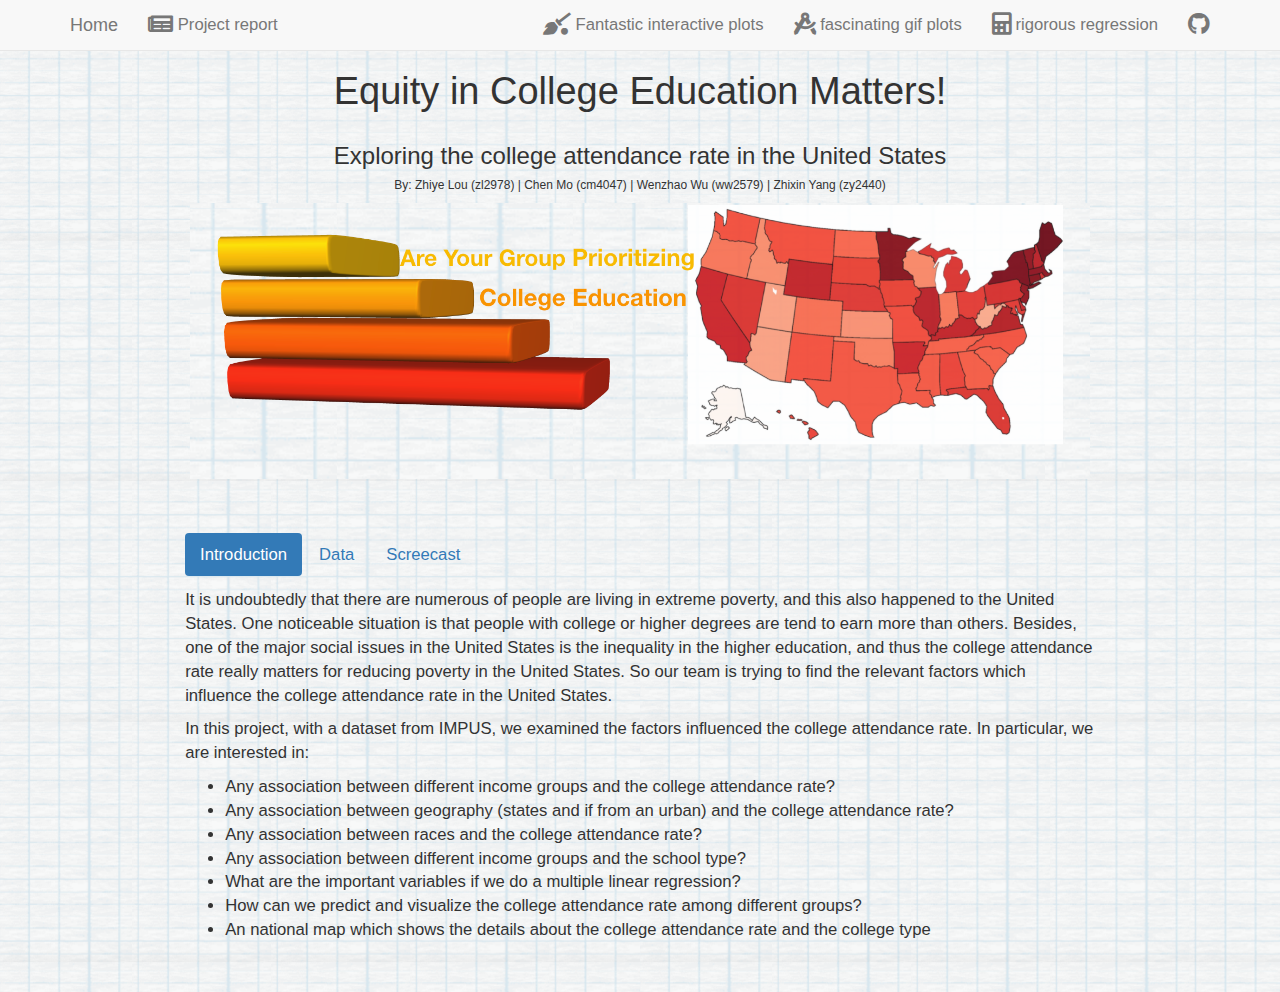
<file: index.html>
<!DOCTYPE html>

<html>

<head>

<meta charset="utf-8" />
<meta name="generator" content="pandoc" />
<meta http-equiv="X-UA-Compatible" content="IE=EDGE" />




<title>index.utf8</title>

<script src="site_libs/jquery-1.11.3/jquery.min.js"></script>
<meta name="viewport" content="width=device-width, initial-scale=1" />
<link href="site_libs/bootstrap-3.3.5/css/bootstrap.min.css" rel="stylesheet" />
<script src="site_libs/bootstrap-3.3.5/js/bootstrap.min.js"></script>
<script src="site_libs/bootstrap-3.3.5/shim/html5shiv.min.js"></script>
<script src="site_libs/bootstrap-3.3.5/shim/respond.min.js"></script>
<script src="site_libs/navigation-1.1/tabsets.js"></script>
<link href="site_libs/highlightjs-9.12.0/default.css" rel="stylesheet" />
<script src="site_libs/highlightjs-9.12.0/highlight.js"></script>
<link href="site_libs/font-awesome-5.1.0/css/all.css" rel="stylesheet" />
<link href="site_libs/font-awesome-5.1.0/css/v4-shims.css" rel="stylesheet" />

<style type="text/css">code{white-space: pre;}</style>
<style type="text/css">
  pre:not([class]) {
    background-color: white;
  }
</style>
<script type="text/javascript">
if (window.hljs) {
  hljs.configure({languages: []});
  hljs.initHighlightingOnLoad();
  if (document.readyState && document.readyState === "complete") {
    window.setTimeout(function() { hljs.initHighlighting(); }, 0);
  }
}
</script>



<style type="text/css">
h1 {
  font-size: 34px;
}
h1.title {
  font-size: 38px;
}
h2 {
  font-size: 30px;
}
h3 {
  font-size: 24px;
}
h4 {
  font-size: 18px;
}
h5 {
  font-size: 16px;
}
h6 {
  font-size: 12px;
}
.table th:not([align]) {
  text-align: left;
}
</style>

<link rel="stylesheet" href="background.css" type="text/css" />



<style type = "text/css">
.main-container {
  max-width: 940px;
  margin-left: auto;
  margin-right: auto;
}
code {
  color: inherit;
  background-color: rgba(0, 0, 0, 0.04);
}
img {
  max-width:100%;
}
.tabbed-pane {
  padding-top: 12px;
}
.html-widget {
  margin-bottom: 20px;
}
button.code-folding-btn:focus {
  outline: none;
}
summary {
  display: list-item;
}
</style>


<style type="text/css">
/* padding for bootstrap navbar */
body {
  padding-top: 51px;
  padding-bottom: 40px;
}
/* offset scroll position for anchor links (for fixed navbar)  */
.section h1 {
  padding-top: 56px;
  margin-top: -56px;
}
.section h2 {
  padding-top: 56px;
  margin-top: -56px;
}
.section h3 {
  padding-top: 56px;
  margin-top: -56px;
}
.section h4 {
  padding-top: 56px;
  margin-top: -56px;
}
.section h5 {
  padding-top: 56px;
  margin-top: -56px;
}
.section h6 {
  padding-top: 56px;
  margin-top: -56px;
}
.dropdown-submenu {
  position: relative;
}
.dropdown-submenu>.dropdown-menu {
  top: 0;
  left: 100%;
  margin-top: -6px;
  margin-left: -1px;
  border-radius: 0 6px 6px 6px;
}
.dropdown-submenu:hover>.dropdown-menu {
  display: block;
}
.dropdown-submenu>a:after {
  display: block;
  content: " ";
  float: right;
  width: 0;
  height: 0;
  border-color: transparent;
  border-style: solid;
  border-width: 5px 0 5px 5px;
  border-left-color: #cccccc;
  margin-top: 5px;
  margin-right: -10px;
}
.dropdown-submenu:hover>a:after {
  border-left-color: #ffffff;
}
.dropdown-submenu.pull-left {
  float: none;
}
.dropdown-submenu.pull-left>.dropdown-menu {
  left: -100%;
  margin-left: 10px;
  border-radius: 6px 0 6px 6px;
}
</style>

<script>
// manage active state of menu based on current page
$(document).ready(function () {
  // active menu anchor
  href = window.location.pathname
  href = href.substr(href.lastIndexOf('/') + 1)
  if (href === "")
    href = "index.html";
  var menuAnchor = $('a[href="' + href + '"]');

  // mark it active
  menuAnchor.parent().addClass('active');

  // if it's got a parent navbar menu mark it active as well
  menuAnchor.closest('li.dropdown').addClass('active');
});
</script>

<!-- tabsets -->

<style type="text/css">
.tabset-dropdown > .nav-tabs {
  display: inline-table;
  max-height: 500px;
  min-height: 44px;
  overflow-y: auto;
  background: white;
  border: 1px solid #ddd;
  border-radius: 4px;
}

.tabset-dropdown > .nav-tabs > li.active:before {
  content: "";
  font-family: 'Glyphicons Halflings';
  display: inline-block;
  padding: 10px;
  border-right: 1px solid #ddd;
}

.tabset-dropdown > .nav-tabs.nav-tabs-open > li.active:before {
  content: "&#xe258;";
  border: none;
}

.tabset-dropdown > .nav-tabs.nav-tabs-open:before {
  content: "";
  font-family: 'Glyphicons Halflings';
  display: inline-block;
  padding: 10px;
  border-right: 1px solid #ddd;
}

.tabset-dropdown > .nav-tabs > li.active {
  display: block;
}

.tabset-dropdown > .nav-tabs > li > a,
.tabset-dropdown > .nav-tabs > li > a:focus,
.tabset-dropdown > .nav-tabs > li > a:hover {
  border: none;
  display: inline-block;
  border-radius: 4px;
  background-color: transparent;
}

.tabset-dropdown > .nav-tabs.nav-tabs-open > li {
  display: block;
  float: none;
}

.tabset-dropdown > .nav-tabs > li {
  display: none;
}
</style>

<!-- code folding -->




</head>

<body>


<div class="container-fluid main-container">




<div class="navbar navbar-default  navbar-fixed-top" role="navigation">
  <div class="container">
    <div class="navbar-header">
      <button type="button" class="navbar-toggle collapsed" data-toggle="collapse" data-target="#navbar">
        <span class="icon-bar"></span>
        <span class="icon-bar"></span>
        <span class="icon-bar"></span>
      </button>
      <a class="navbar-brand" href="index.html">Home</a>
    </div>
    <div id="navbar" class="navbar-collapse collapse">
      <ul class="nav navbar-nav">
        <li>
  <a href="final_report.html">
    <span class="fa fa-newspaper fa-lg"></span>
     
    Project report
  </a>
</li>
      </ul>
      <ul class="nav navbar-nav navbar-right">
        <li>
  <a href="https://chenmo.shinyapps.io/Interactive_map/">
    <span class="fa fa-quidditch fa-lg"></span>
     
    Fantastic interactive plots
  </a>
</li>
<li>
  <a href="plot.html">
    <span class="fa fa-drafting-compass fa-lg"></span>
     
    fascinating gif plots
  </a>
</li>
<li>
  <a href="regression.html">
    <span class="fa fa-calculator fa-lg"></span>
     
    rigorous regression
  </a>
</li>
<li>
  <a href="https://github.com/cm4047/p8105_final_project.git/">
    <span class="fa fa-github fa-lg"></span>
     
  </a>
</li>
      </ul>
    </div><!--/.nav-collapse -->
  </div><!--/.container -->
</div><!--/.navbar -->

<div class="fluid-row" id="header">



<h1 class="title toc-ignore"><center>
Equity in College Education Matters!</h1>

</div>


<h3 style="text-align: center;">
Exploring the college attendance rate in the United States
</h3>
<h6 style="text-align: center;">
By: Zhiye Lou (zl2978) | Chen Mo (cm4047) | Wenzhao Wu (ww2579) | Zhixin Yang (zy2440)
</h6>
<center>
<p><img src="background.png" width="900" /></p>
</center>
<p><br></p>
<div id="section" class="section level2 tabset tabset-pills">
<h2></h2>
<div id="introduction" class="section level3">
<h3>Introduction</h3>
<p>It is undoubtedly that there are numerous of people are living in extreme poverty, and this also happened to the United States. One noticeable situation is that people with college or higher degrees are tend to earn more than others. Besides, one of the major social issues in the United States is the inequality in the higher education, and thus the college attendance rate really matters for reducing poverty in the United States. So our team is trying to find the relevant factors which influence the college attendance rate in the United States.</p>
<p>In this project, with a dataset from IMPUS, we examined the factors influenced the college attendance rate. In particular, we are interested in:</p>
<ul>
<li>Any association between different income groups and the college attendance rate?<br />
</li>
<li>Any association between geography (states and if from an urban) and the college attendance rate?</li>
<li>Any association between races and the college attendance rate?<br />
</li>
<li>Any association between different income groups and the school type?<br />
</li>
<li>What are the important variables if we do a multiple linear regression?</li>
<li>How can we predict and visualize the college attendance rate among different groups?</li>
<li>An national map which shows the details about the college attendance rate and the college type</li>
</ul>
</div>
<div id="data" class="section level3">
<h3>Data</h3>
<p>The dataset we are using is IMPUS which provides census and survey data from around the world integrated across time and space.</p>
<p>Since we were interested in the college attendance rate, we filtered the dataset to only include age between 18 to 24 years old. Besides, we only keep part of the original dataset because it is too big, and the final cleaned data has around 120,000 rows.</p>
<p>We considered people who were currently enrolled in the college (including students who take a gap year from the university) or have graduated from the college before as the numerator of the college attendance rate.</p>
<p>Factors that we are interested in:</p>
<ul>
<li>year: Census year<br />
</li>
<li>age: Age</li>
<li>states: States abbreviation<br />
</li>
<li>race: Race<br />
</li>
<li>number_of_children: Number of own children in the household<br />
</li>
<li>college_attendance_status: if one is enrolled in the college<br />
</li>
<li>school_type: Public or Private school<br />
</li>
<li>anually_family_income: Total anually family income</li>
</ul>
</div>
<div id="screecast" class="section level3">
<h3>Screecast</h3>
<center>
<iframe width="560" height="315" src="https://www.youtube.com/embed/-qg7T4e-go8" frameborder="0" allow="accelerometer; autoplay; clipboard-write; encrypted-media; gyroscope; picture-in-picture" allowfullscreen>
</iframe>
</center>
</div>
</div>




</div>

<script>

// add bootstrap table styles to pandoc tables
function bootstrapStylePandocTables() {
  $('tr.header').parent('thead').parent('table').addClass('table table-condensed');
}
$(document).ready(function () {
  bootstrapStylePandocTables();
});


</script>

<!-- tabsets -->

<script>
$(document).ready(function () {
  window.buildTabsets("TOC");
});

$(document).ready(function () {
  $('.tabset-dropdown > .nav-tabs > li').click(function () {
    $(this).parent().toggleClass('nav-tabs-open')
  });
});
</script>

<!-- code folding -->


<!-- dynamically load mathjax for compatibility with self-contained -->
<script>
  (function () {
    var script = document.createElement("script");
    script.type = "text/javascript";
    script.src  = "https://mathjax.rstudio.com/latest/MathJax.js?config=TeX-AMS-MML_HTMLorMML";
    document.getElementsByTagName("head")[0].appendChild(script);
  })();
</script>

</body>
</html>
</file>
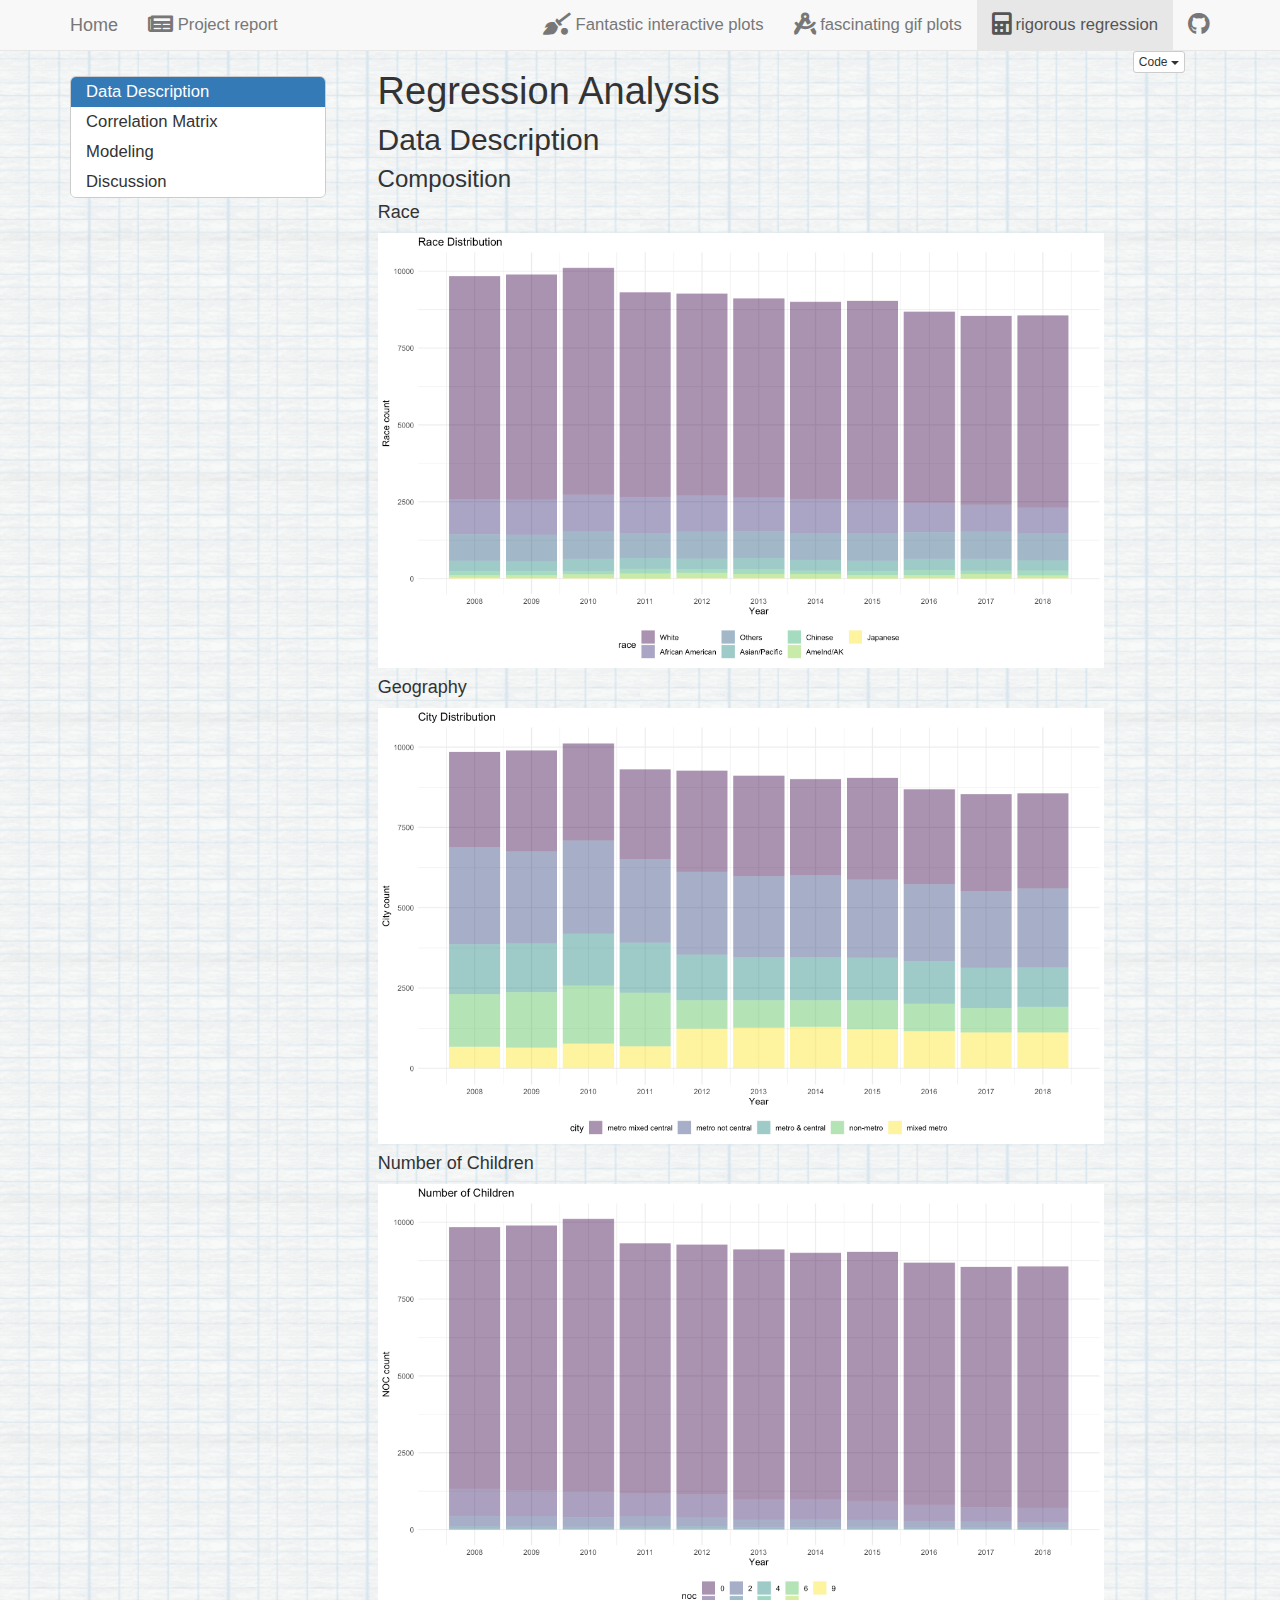
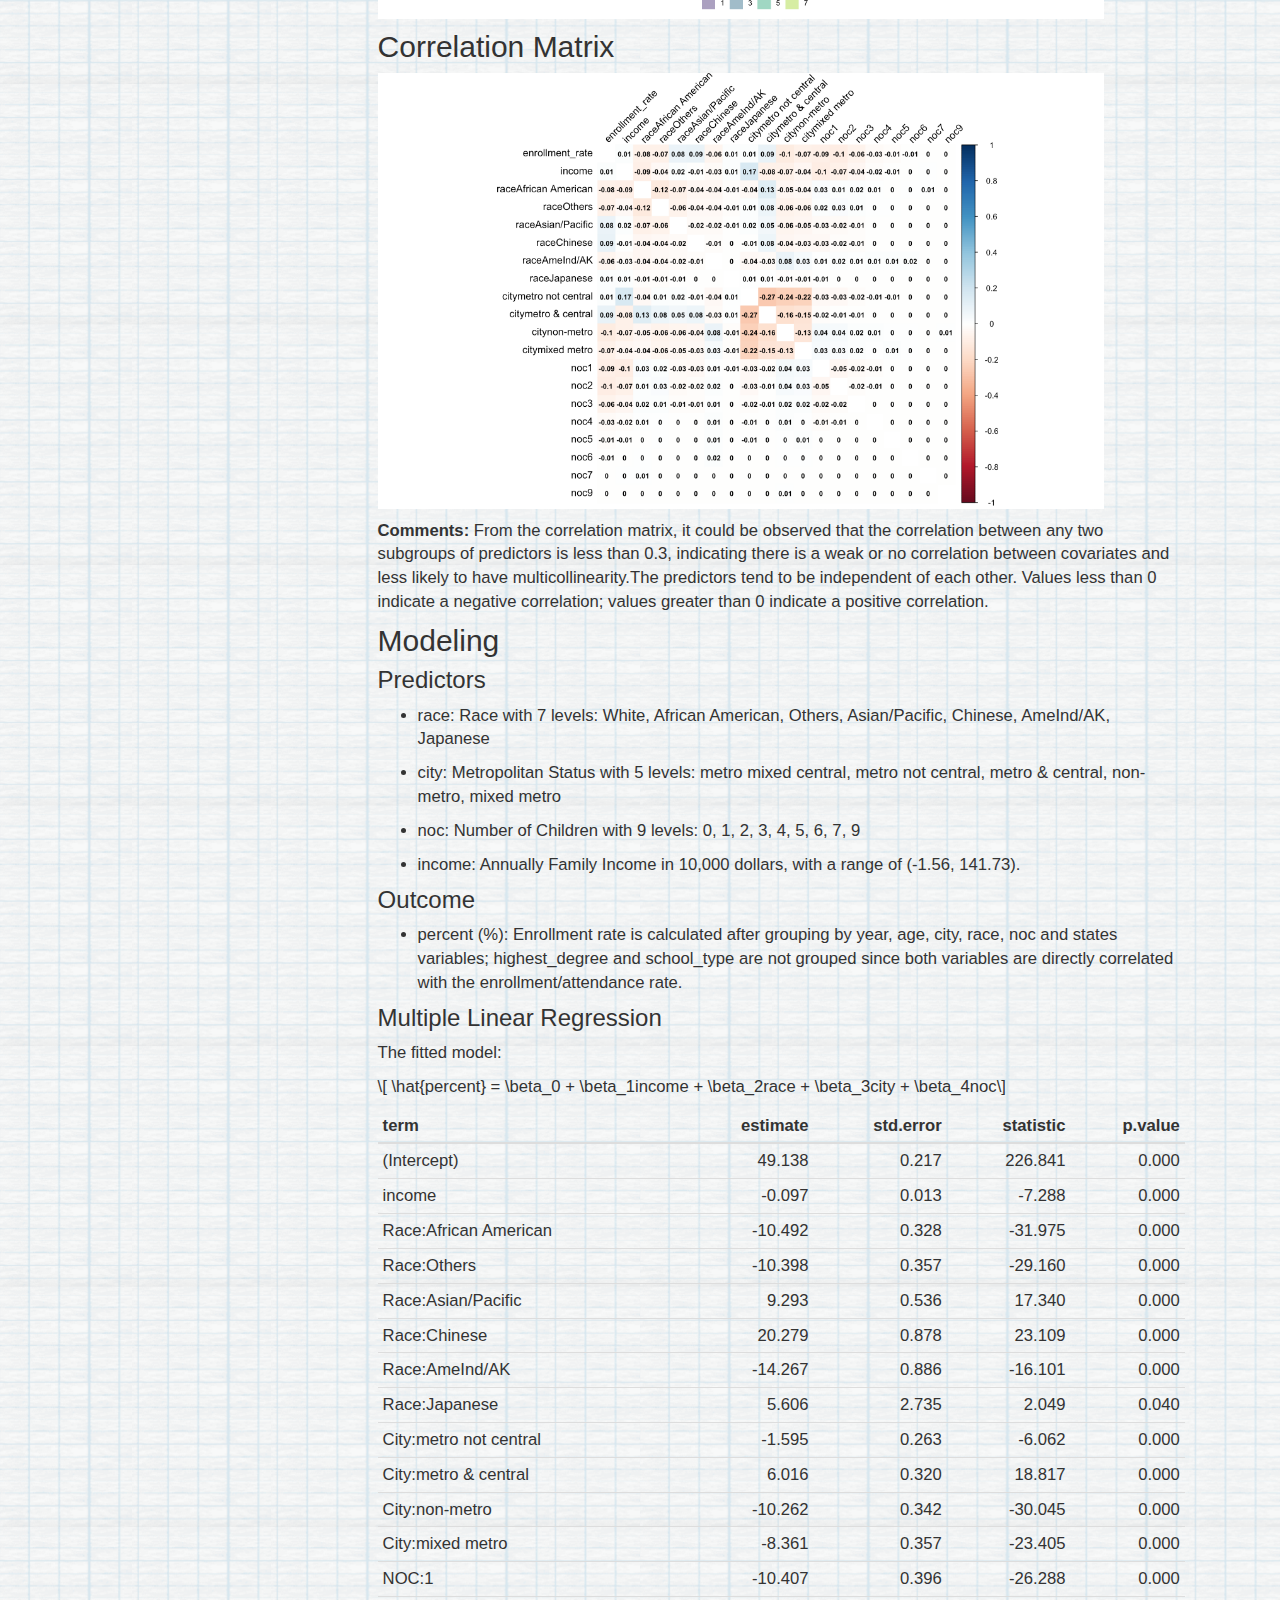
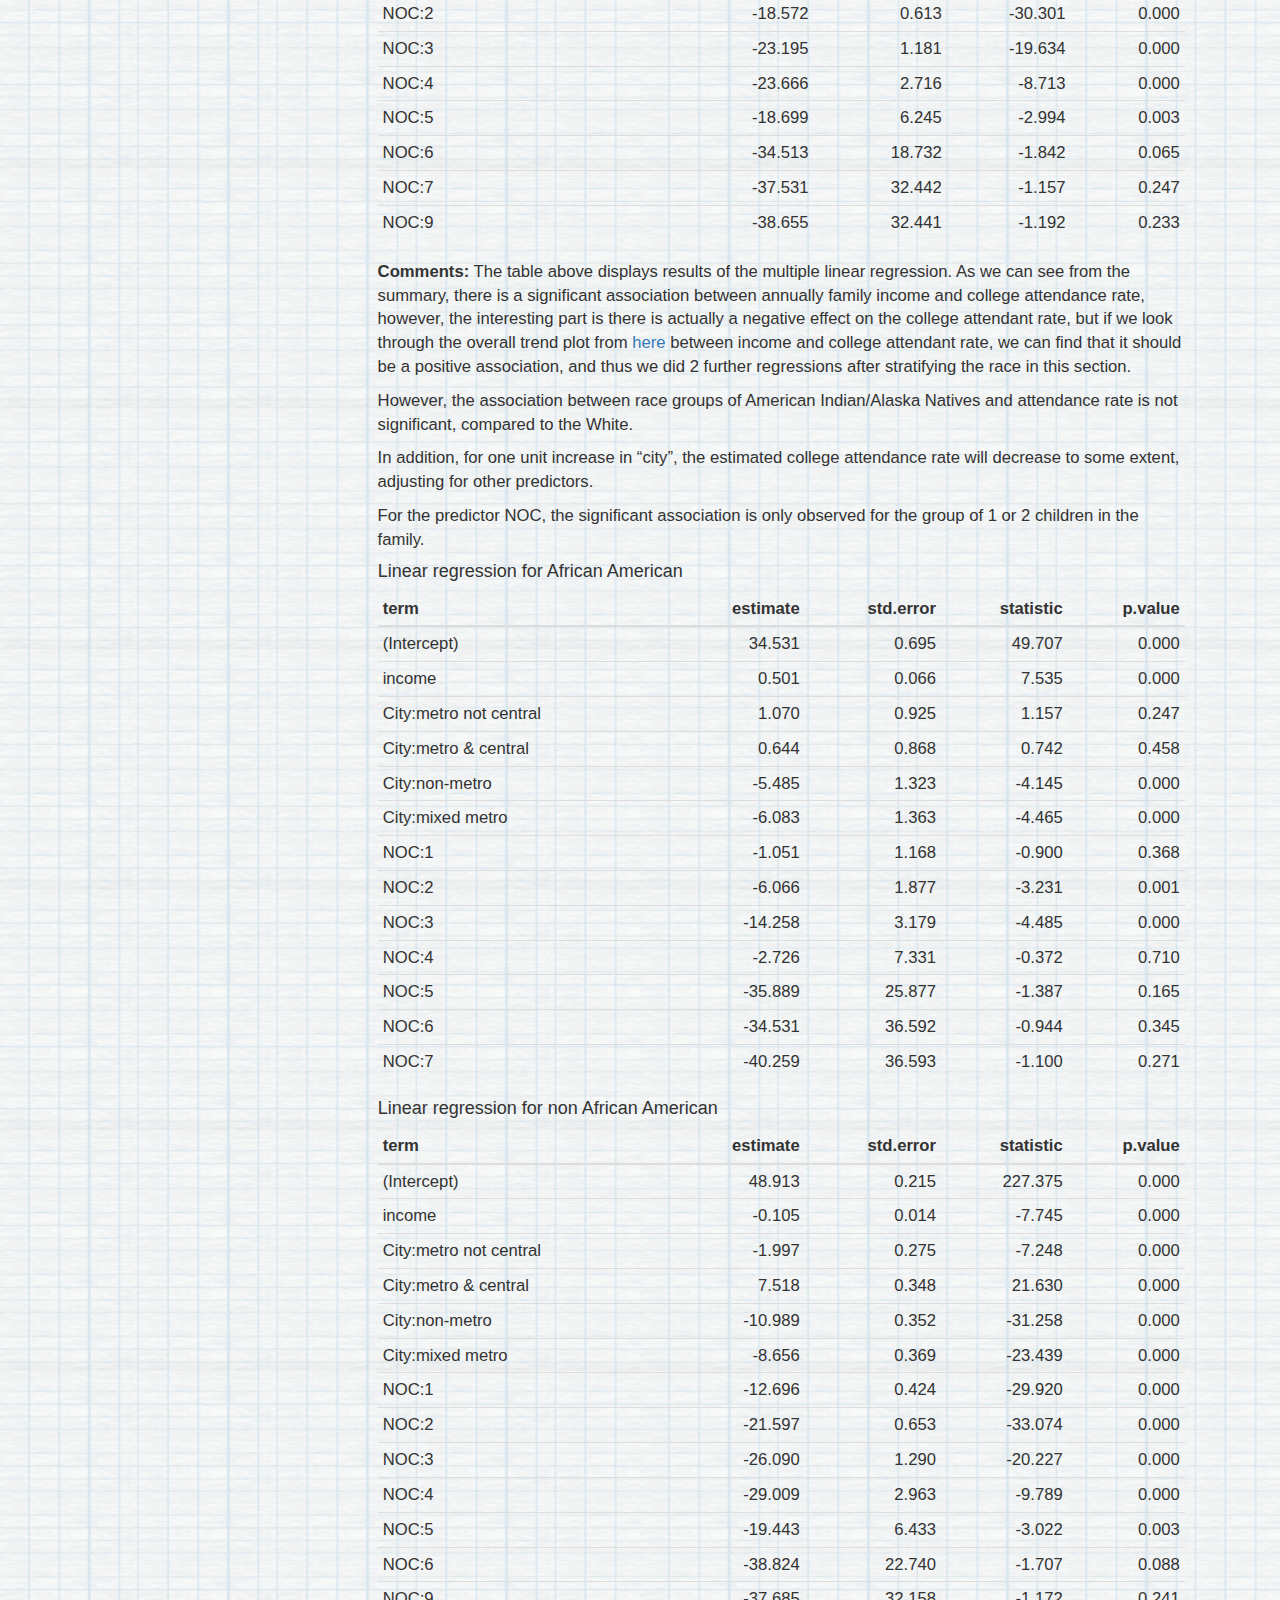
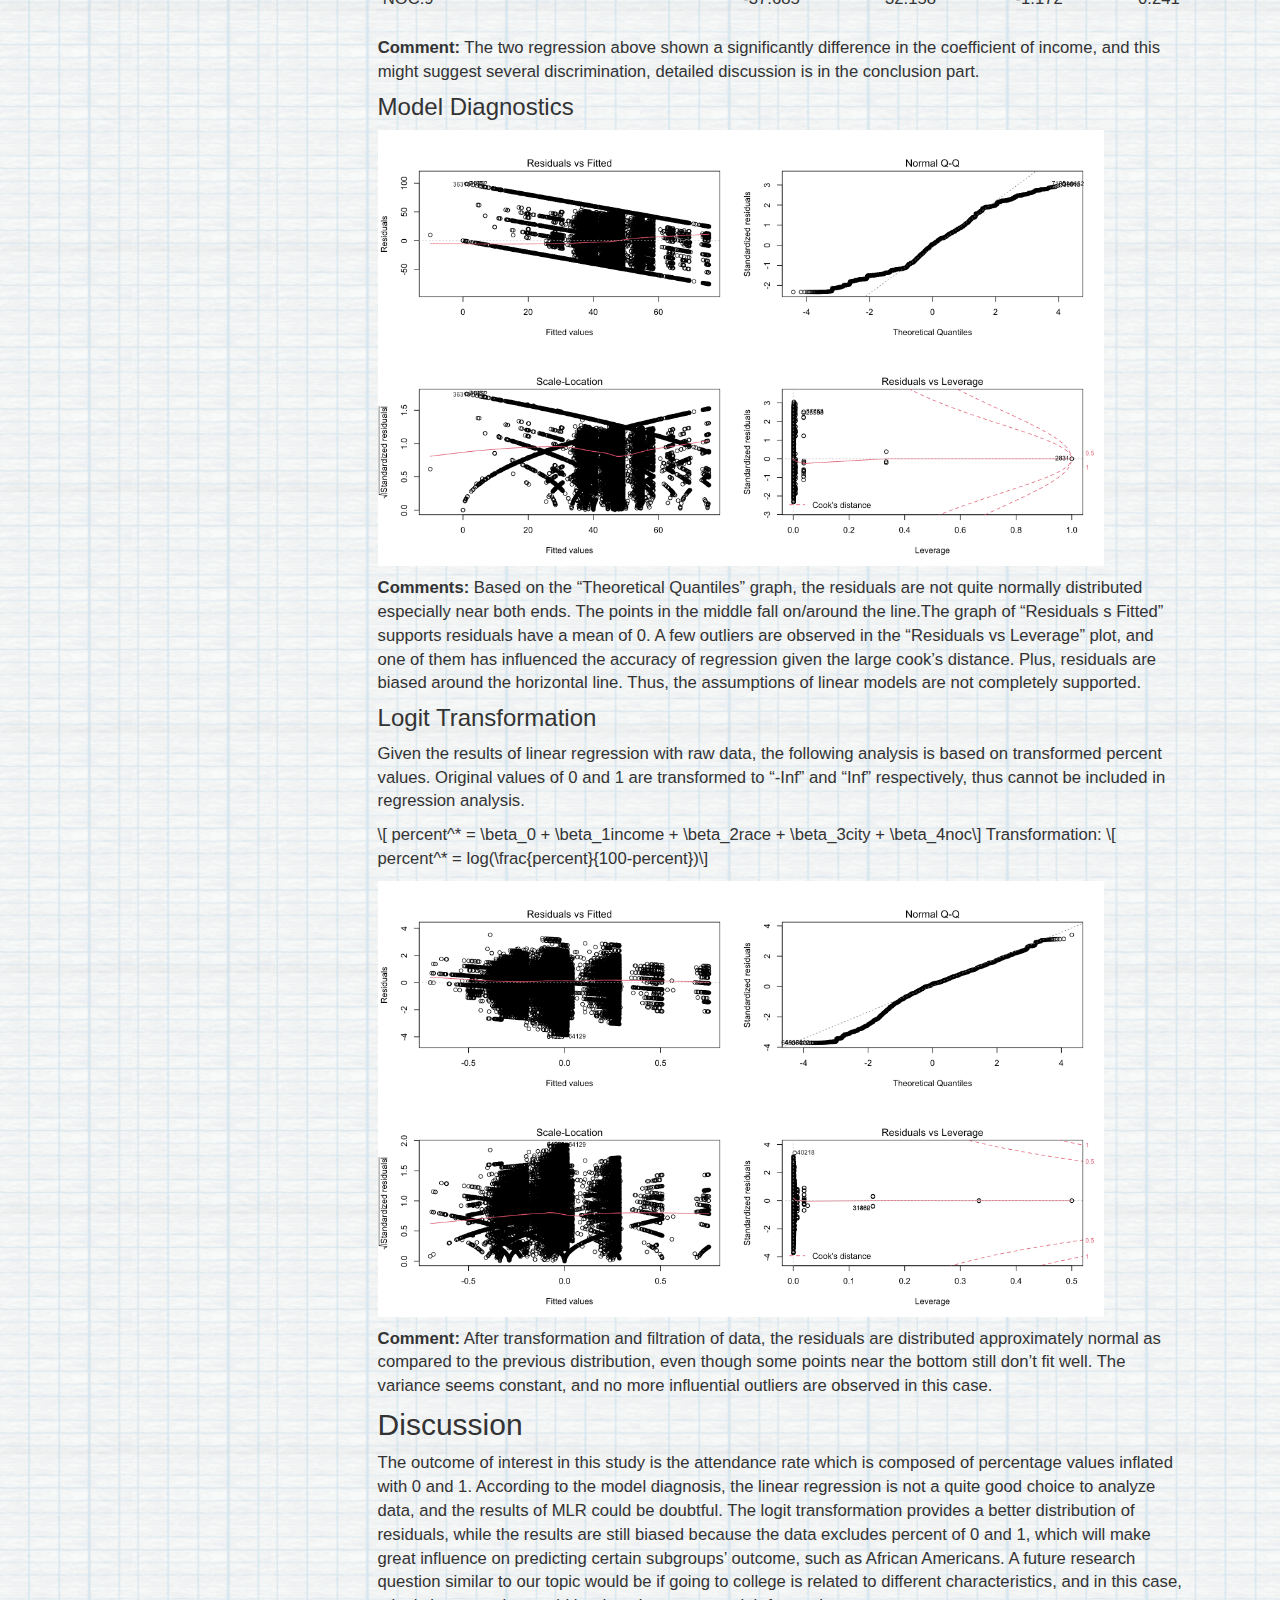
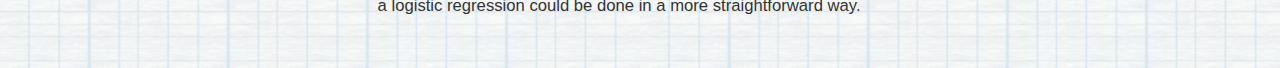
<file: regression.html>
<!DOCTYPE html>

<html>

<head>

<meta charset="utf-8" />
<meta name="generator" content="pandoc" />
<meta http-equiv="X-UA-Compatible" content="IE=EDGE" />




<title>Regression Analysis</title>

<script src="site_libs/jquery-1.11.3/jquery.min.js"></script>
<meta name="viewport" content="width=device-width, initial-scale=1" />
<link href="site_libs/bootstrap-3.3.5/css/bootstrap.min.css" rel="stylesheet" />
<script src="site_libs/bootstrap-3.3.5/js/bootstrap.min.js"></script>
<script src="site_libs/bootstrap-3.3.5/shim/html5shiv.min.js"></script>
<script src="site_libs/bootstrap-3.3.5/shim/respond.min.js"></script>
<script src="site_libs/jqueryui-1.11.4/jquery-ui.min.js"></script>
<link href="site_libs/tocify-1.9.1/jquery.tocify.css" rel="stylesheet" />
<script src="site_libs/tocify-1.9.1/jquery.tocify.js"></script>
<script src="site_libs/navigation-1.1/tabsets.js"></script>
<script src="site_libs/navigation-1.1/codefolding.js"></script>
<link href="site_libs/highlightjs-9.12.0/default.css" rel="stylesheet" />
<script src="site_libs/highlightjs-9.12.0/highlight.js"></script>
<link href="site_libs/font-awesome-5.1.0/css/all.css" rel="stylesheet" />
<link href="site_libs/font-awesome-5.1.0/css/v4-shims.css" rel="stylesheet" />

<style type="text/css">code{white-space: pre;}</style>
<style type="text/css">
  pre:not([class]) {
    background-color: white;
  }
</style>
<script type="text/javascript">
if (window.hljs) {
  hljs.configure({languages: []});
  hljs.initHighlightingOnLoad();
  if (document.readyState && document.readyState === "complete") {
    window.setTimeout(function() { hljs.initHighlighting(); }, 0);
  }
}
</script>



<style type="text/css">
h1 {
  font-size: 34px;
}
h1.title {
  font-size: 38px;
}
h2 {
  font-size: 30px;
}
h3 {
  font-size: 24px;
}
h4 {
  font-size: 18px;
}
h5 {
  font-size: 16px;
}
h6 {
  font-size: 12px;
}
.table th:not([align]) {
  text-align: left;
}
</style>

<link rel="stylesheet" href="background.css" type="text/css" />



<style type = "text/css">
.main-container {
  max-width: 940px;
  margin-left: auto;
  margin-right: auto;
}
code {
  color: inherit;
  background-color: rgba(0, 0, 0, 0.04);
}
img {
  max-width:100%;
}
.tabbed-pane {
  padding-top: 12px;
}
.html-widget {
  margin-bottom: 20px;
}
button.code-folding-btn:focus {
  outline: none;
}
summary {
  display: list-item;
}
</style>


<style type="text/css">
/* padding for bootstrap navbar */
body {
  padding-top: 51px;
  padding-bottom: 40px;
}
/* offset scroll position for anchor links (for fixed navbar)  */
.section h1 {
  padding-top: 56px;
  margin-top: -56px;
}
.section h2 {
  padding-top: 56px;
  margin-top: -56px;
}
.section h3 {
  padding-top: 56px;
  margin-top: -56px;
}
.section h4 {
  padding-top: 56px;
  margin-top: -56px;
}
.section h5 {
  padding-top: 56px;
  margin-top: -56px;
}
.section h6 {
  padding-top: 56px;
  margin-top: -56px;
}
.dropdown-submenu {
  position: relative;
}
.dropdown-submenu>.dropdown-menu {
  top: 0;
  left: 100%;
  margin-top: -6px;
  margin-left: -1px;
  border-radius: 0 6px 6px 6px;
}
.dropdown-submenu:hover>.dropdown-menu {
  display: block;
}
.dropdown-submenu>a:after {
  display: block;
  content: " ";
  float: right;
  width: 0;
  height: 0;
  border-color: transparent;
  border-style: solid;
  border-width: 5px 0 5px 5px;
  border-left-color: #cccccc;
  margin-top: 5px;
  margin-right: -10px;
}
.dropdown-submenu:hover>a:after {
  border-left-color: #ffffff;
}
.dropdown-submenu.pull-left {
  float: none;
}
.dropdown-submenu.pull-left>.dropdown-menu {
  left: -100%;
  margin-left: 10px;
  border-radius: 6px 0 6px 6px;
}
</style>

<script>
// manage active state of menu based on current page
$(document).ready(function () {
  // active menu anchor
  href = window.location.pathname
  href = href.substr(href.lastIndexOf('/') + 1)
  if (href === "")
    href = "index.html";
  var menuAnchor = $('a[href="' + href + '"]');

  // mark it active
  menuAnchor.parent().addClass('active');

  // if it's got a parent navbar menu mark it active as well
  menuAnchor.closest('li.dropdown').addClass('active');
});
</script>

<!-- tabsets -->

<style type="text/css">
.tabset-dropdown > .nav-tabs {
  display: inline-table;
  max-height: 500px;
  min-height: 44px;
  overflow-y: auto;
  background: white;
  border: 1px solid #ddd;
  border-radius: 4px;
}

.tabset-dropdown > .nav-tabs > li.active:before {
  content: "";
  font-family: 'Glyphicons Halflings';
  display: inline-block;
  padding: 10px;
  border-right: 1px solid #ddd;
}

.tabset-dropdown > .nav-tabs.nav-tabs-open > li.active:before {
  content: "&#xe258;";
  border: none;
}

.tabset-dropdown > .nav-tabs.nav-tabs-open:before {
  content: "";
  font-family: 'Glyphicons Halflings';
  display: inline-block;
  padding: 10px;
  border-right: 1px solid #ddd;
}

.tabset-dropdown > .nav-tabs > li.active {
  display: block;
}

.tabset-dropdown > .nav-tabs > li > a,
.tabset-dropdown > .nav-tabs > li > a:focus,
.tabset-dropdown > .nav-tabs > li > a:hover {
  border: none;
  display: inline-block;
  border-radius: 4px;
  background-color: transparent;
}

.tabset-dropdown > .nav-tabs.nav-tabs-open > li {
  display: block;
  float: none;
}

.tabset-dropdown > .nav-tabs > li {
  display: none;
}
</style>

<!-- code folding -->
<style type="text/css">
.code-folding-btn { margin-bottom: 4px; }
</style>



<style type="text/css">

#TOC {
  margin: 25px 0px 20px 0px;
}
@media (max-width: 768px) {
#TOC {
  position: relative;
  width: 100%;
}
}

@media print {
.toc-content {
  /* see https://github.com/w3c/csswg-drafts/issues/4434 */
  float: right;
}
}

.toc-content {
  padding-left: 30px;
  padding-right: 40px;
}

div.main-container {
  max-width: 1200px;
}

div.tocify {
  width: 20%;
  max-width: 260px;
  max-height: 85%;
}

@media (min-width: 768px) and (max-width: 991px) {
  div.tocify {
    width: 25%;
  }
}

@media (max-width: 767px) {
  div.tocify {
    width: 100%;
    max-width: none;
  }
}

.tocify ul, .tocify li {
  line-height: 20px;
}

.tocify-subheader .tocify-item {
  font-size: 0.90em;
}

.tocify .list-group-item {
  border-radius: 0px;
}


</style>



</head>

<body>


<div class="container-fluid main-container">


<!-- setup 3col/9col grid for toc_float and main content  -->
<div class="row-fluid">
<div class="col-xs-12 col-sm-4 col-md-3">
<div id="TOC" class="tocify">
</div>
</div>

<div class="toc-content col-xs-12 col-sm-8 col-md-9">




<div class="navbar navbar-default  navbar-fixed-top" role="navigation">
  <div class="container">
    <div class="navbar-header">
      <button type="button" class="navbar-toggle collapsed" data-toggle="collapse" data-target="#navbar">
        <span class="icon-bar"></span>
        <span class="icon-bar"></span>
        <span class="icon-bar"></span>
      </button>
      <a class="navbar-brand" href="index.html">Home</a>
    </div>
    <div id="navbar" class="navbar-collapse collapse">
      <ul class="nav navbar-nav">
        <li>
  <a href="final_report.html">
    <span class="fa fa-newspaper fa-lg"></span>
     
    Project report
  </a>
</li>
      </ul>
      <ul class="nav navbar-nav navbar-right">
        <li>
  <a href="https://chenmo.shinyapps.io/Interactive_map/">
    <span class="fa fa-quidditch fa-lg"></span>
     
    Fantastic interactive plots
  </a>
</li>
<li>
  <a href="plot.html">
    <span class="fa fa-drafting-compass fa-lg"></span>
     
    fascinating gif plots
  </a>
</li>
<li>
  <a href="regression.html">
    <span class="fa fa-calculator fa-lg"></span>
     
    rigorous regression
  </a>
</li>
<li>
  <a href="https://github.com/cm4047/p8105_final_project.git/">
    <span class="fa fa-github fa-lg"></span>
     
  </a>
</li>
      </ul>
    </div><!--/.nav-collapse -->
  </div><!--/.container -->
</div><!--/.navbar -->

<div class="fluid-row" id="header">

<div class="btn-group pull-right">
<button type="button" class="btn btn-default btn-xs dropdown-toggle" data-toggle="dropdown" aria-haspopup="true" aria-expanded="false"><span>Code</span> <span class="caret"></span></button>
<ul class="dropdown-menu" style="min-width: 50px;">
<li><a id="rmd-show-all-code" href="#">Show All Code</a></li>
<li><a id="rmd-hide-all-code" href="#">Hide All Code</a></li>
</ul>
</div>



<h1 class="title toc-ignore">Regression Analysis</h1>

</div>


<div id="data-description" class="section level2">
<h2>Data Description</h2>
<div id="composition" class="section level3">
<h3>Composition</h3>
<div id="race" class="section level4">
<h4>Race</h4>
<p><img src="regression_files/figure-html/unnamed-chunk-2-1.png" width="90%" /></p>
</div>
<div id="geography" class="section level4">
<h4>Geography</h4>
<p><img src="regression_files/figure-html/unnamed-chunk-3-1.png" width="90%" /></p>
</div>
<div id="number-of-children" class="section level4">
<h4>Number of Children</h4>
<p><img src="regression_files/figure-html/unnamed-chunk-4-1.png" width="90%" /></p>
</div>
</div>
</div>
<div id="correlation-matrix" class="section level2">
<h2>Correlation Matrix</h2>
<p><img src="regression_files/figure-html/unnamed-chunk-5-1.png" width="90%" /></p>
<p><strong>Comments:</strong> From the correlation matrix, it could be observed that the correlation between any two subgroups of predictors is less than 0.3, indicating there is a weak or no correlation between covariates and less likely to have multicollinearity.The predictors tend to be independent of each other. Values less than 0 indicate a negative correlation; values greater than 0 indicate a positive correlation.</p>
</div>
<div id="modeling" class="section level2">
<h2>Modeling</h2>
<div id="predictors" class="section level3">
<h3>Predictors</h3>
<ul>
<li><p>race: Race with 7 levels: White, African American, Others, Asian/Pacific, Chinese, AmeInd/AK, Japanese</p></li>
<li><p>city: Metropolitan Status with 5 levels: metro mixed central, metro not central, metro &amp; central, non-metro, mixed metro</p></li>
<li><p>noc: Number of Children with 9 levels: 0, 1, 2, 3, 4, 5, 6, 7, 9</p></li>
<li><p>income: Annually Family Income in 10,000 dollars, with a range of (-1.56, 141.73).</p></li>
</ul>
</div>
<div id="outcome" class="section level3">
<h3>Outcome</h3>
<ul>
<li>percent (%): Enrollment rate is calculated after grouping by year, age, city, race, noc and states variables; highest_degree and school_type are not grouped since both variables are directly correlated with the enrollment/attendance rate.</li>
</ul>
</div>
<div id="multiple-linear-regression" class="section level3">
<h3>Multiple Linear Regression</h3>
<p>The fitted model:</p>
<p><span class="math display">\[ \hat{percent} = \beta_0 + \beta_1income + \beta_2race + \beta_3city + \beta_4noc\]</span></p>
<table>
<thead>
<tr class="header">
<th align="left">term</th>
<th align="right">estimate</th>
<th align="right">std.error</th>
<th align="right">statistic</th>
<th align="right">p.value</th>
</tr>
</thead>
<tbody>
<tr class="odd">
<td align="left">(Intercept)</td>
<td align="right">49.138</td>
<td align="right">0.217</td>
<td align="right">226.841</td>
<td align="right">0.000</td>
</tr>
<tr class="even">
<td align="left">income</td>
<td align="right">-0.097</td>
<td align="right">0.013</td>
<td align="right">-7.288</td>
<td align="right">0.000</td>
</tr>
<tr class="odd">
<td align="left">Race:African American</td>
<td align="right">-10.492</td>
<td align="right">0.328</td>
<td align="right">-31.975</td>
<td align="right">0.000</td>
</tr>
<tr class="even">
<td align="left">Race:Others</td>
<td align="right">-10.398</td>
<td align="right">0.357</td>
<td align="right">-29.160</td>
<td align="right">0.000</td>
</tr>
<tr class="odd">
<td align="left">Race:Asian/Pacific</td>
<td align="right">9.293</td>
<td align="right">0.536</td>
<td align="right">17.340</td>
<td align="right">0.000</td>
</tr>
<tr class="even">
<td align="left">Race:Chinese</td>
<td align="right">20.279</td>
<td align="right">0.878</td>
<td align="right">23.109</td>
<td align="right">0.000</td>
</tr>
<tr class="odd">
<td align="left">Race:AmeInd/AK</td>
<td align="right">-14.267</td>
<td align="right">0.886</td>
<td align="right">-16.101</td>
<td align="right">0.000</td>
</tr>
<tr class="even">
<td align="left">Race:Japanese</td>
<td align="right">5.606</td>
<td align="right">2.735</td>
<td align="right">2.049</td>
<td align="right">0.040</td>
</tr>
<tr class="odd">
<td align="left">City:metro not central</td>
<td align="right">-1.595</td>
<td align="right">0.263</td>
<td align="right">-6.062</td>
<td align="right">0.000</td>
</tr>
<tr class="even">
<td align="left">City:metro &amp; central</td>
<td align="right">6.016</td>
<td align="right">0.320</td>
<td align="right">18.817</td>
<td align="right">0.000</td>
</tr>
<tr class="odd">
<td align="left">City:non-metro</td>
<td align="right">-10.262</td>
<td align="right">0.342</td>
<td align="right">-30.045</td>
<td align="right">0.000</td>
</tr>
<tr class="even">
<td align="left">City:mixed metro</td>
<td align="right">-8.361</td>
<td align="right">0.357</td>
<td align="right">-23.405</td>
<td align="right">0.000</td>
</tr>
<tr class="odd">
<td align="left">NOC:1</td>
<td align="right">-10.407</td>
<td align="right">0.396</td>
<td align="right">-26.288</td>
<td align="right">0.000</td>
</tr>
<tr class="even">
<td align="left">NOC:2</td>
<td align="right">-18.572</td>
<td align="right">0.613</td>
<td align="right">-30.301</td>
<td align="right">0.000</td>
</tr>
<tr class="odd">
<td align="left">NOC:3</td>
<td align="right">-23.195</td>
<td align="right">1.181</td>
<td align="right">-19.634</td>
<td align="right">0.000</td>
</tr>
<tr class="even">
<td align="left">NOC:4</td>
<td align="right">-23.666</td>
<td align="right">2.716</td>
<td align="right">-8.713</td>
<td align="right">0.000</td>
</tr>
<tr class="odd">
<td align="left">NOC:5</td>
<td align="right">-18.699</td>
<td align="right">6.245</td>
<td align="right">-2.994</td>
<td align="right">0.003</td>
</tr>
<tr class="even">
<td align="left">NOC:6</td>
<td align="right">-34.513</td>
<td align="right">18.732</td>
<td align="right">-1.842</td>
<td align="right">0.065</td>
</tr>
<tr class="odd">
<td align="left">NOC:7</td>
<td align="right">-37.531</td>
<td align="right">32.442</td>
<td align="right">-1.157</td>
<td align="right">0.247</td>
</tr>
<tr class="even">
<td align="left">NOC:9</td>
<td align="right">-38.655</td>
<td align="right">32.441</td>
<td align="right">-1.192</td>
<td align="right">0.233</td>
</tr>
</tbody>
</table>
<p><strong>Comments:</strong> The table above displays results of the multiple linear regression. As we can see from the summary, there is a significant association between annually family income and college attendance rate, however, the interesting part is there is actually a negative effect on the college attendant rate, but if we look through the overall trend plot from <a href="plot.html">here</a> between income and college attendant rate, we can find that it should be a positive association, and thus we did 2 further regressions after stratifying the race in this section.</p>
<p>However, the association between race groups of American Indian/Alaska Natives and attendance rate is not significant, compared to the White.</p>
<p>In addition, for one unit increase in “city”, the estimated college attendance rate will decrease to some extent, adjusting for other predictors.</p>
<p>For the predictor NOC, the significant association is only observed for the group of 1 or 2 children in the family.</p>
<div id="linear-regression-for-african-american" class="section level4">
<h4>Linear regression for African American</h4>
<table>
<thead>
<tr class="header">
<th align="left">term</th>
<th align="right">estimate</th>
<th align="right">std.error</th>
<th align="right">statistic</th>
<th align="right">p.value</th>
</tr>
</thead>
<tbody>
<tr class="odd">
<td align="left">(Intercept)</td>
<td align="right">34.531</td>
<td align="right">0.695</td>
<td align="right">49.707</td>
<td align="right">0.000</td>
</tr>
<tr class="even">
<td align="left">income</td>
<td align="right">0.501</td>
<td align="right">0.066</td>
<td align="right">7.535</td>
<td align="right">0.000</td>
</tr>
<tr class="odd">
<td align="left">City:metro not central</td>
<td align="right">1.070</td>
<td align="right">0.925</td>
<td align="right">1.157</td>
<td align="right">0.247</td>
</tr>
<tr class="even">
<td align="left">City:metro &amp; central</td>
<td align="right">0.644</td>
<td align="right">0.868</td>
<td align="right">0.742</td>
<td align="right">0.458</td>
</tr>
<tr class="odd">
<td align="left">City:non-metro</td>
<td align="right">-5.485</td>
<td align="right">1.323</td>
<td align="right">-4.145</td>
<td align="right">0.000</td>
</tr>
<tr class="even">
<td align="left">City:mixed metro</td>
<td align="right">-6.083</td>
<td align="right">1.363</td>
<td align="right">-4.465</td>
<td align="right">0.000</td>
</tr>
<tr class="odd">
<td align="left">NOC:1</td>
<td align="right">-1.051</td>
<td align="right">1.168</td>
<td align="right">-0.900</td>
<td align="right">0.368</td>
</tr>
<tr class="even">
<td align="left">NOC:2</td>
<td align="right">-6.066</td>
<td align="right">1.877</td>
<td align="right">-3.231</td>
<td align="right">0.001</td>
</tr>
<tr class="odd">
<td align="left">NOC:3</td>
<td align="right">-14.258</td>
<td align="right">3.179</td>
<td align="right">-4.485</td>
<td align="right">0.000</td>
</tr>
<tr class="even">
<td align="left">NOC:4</td>
<td align="right">-2.726</td>
<td align="right">7.331</td>
<td align="right">-0.372</td>
<td align="right">0.710</td>
</tr>
<tr class="odd">
<td align="left">NOC:5</td>
<td align="right">-35.889</td>
<td align="right">25.877</td>
<td align="right">-1.387</td>
<td align="right">0.165</td>
</tr>
<tr class="even">
<td align="left">NOC:6</td>
<td align="right">-34.531</td>
<td align="right">36.592</td>
<td align="right">-0.944</td>
<td align="right">0.345</td>
</tr>
<tr class="odd">
<td align="left">NOC:7</td>
<td align="right">-40.259</td>
<td align="right">36.593</td>
<td align="right">-1.100</td>
<td align="right">0.271</td>
</tr>
</tbody>
</table>
</div>
<div id="linear-regression-for-non-african-american" class="section level4">
<h4>Linear regression for non African American</h4>
<table>
<thead>
<tr class="header">
<th align="left">term</th>
<th align="right">estimate</th>
<th align="right">std.error</th>
<th align="right">statistic</th>
<th align="right">p.value</th>
</tr>
</thead>
<tbody>
<tr class="odd">
<td align="left">(Intercept)</td>
<td align="right">48.913</td>
<td align="right">0.215</td>
<td align="right">227.375</td>
<td align="right">0.000</td>
</tr>
<tr class="even">
<td align="left">income</td>
<td align="right">-0.105</td>
<td align="right">0.014</td>
<td align="right">-7.745</td>
<td align="right">0.000</td>
</tr>
<tr class="odd">
<td align="left">City:metro not central</td>
<td align="right">-1.997</td>
<td align="right">0.275</td>
<td align="right">-7.248</td>
<td align="right">0.000</td>
</tr>
<tr class="even">
<td align="left">City:metro &amp; central</td>
<td align="right">7.518</td>
<td align="right">0.348</td>
<td align="right">21.630</td>
<td align="right">0.000</td>
</tr>
<tr class="odd">
<td align="left">City:non-metro</td>
<td align="right">-10.989</td>
<td align="right">0.352</td>
<td align="right">-31.258</td>
<td align="right">0.000</td>
</tr>
<tr class="even">
<td align="left">City:mixed metro</td>
<td align="right">-8.656</td>
<td align="right">0.369</td>
<td align="right">-23.439</td>
<td align="right">0.000</td>
</tr>
<tr class="odd">
<td align="left">NOC:1</td>
<td align="right">-12.696</td>
<td align="right">0.424</td>
<td align="right">-29.920</td>
<td align="right">0.000</td>
</tr>
<tr class="even">
<td align="left">NOC:2</td>
<td align="right">-21.597</td>
<td align="right">0.653</td>
<td align="right">-33.074</td>
<td align="right">0.000</td>
</tr>
<tr class="odd">
<td align="left">NOC:3</td>
<td align="right">-26.090</td>
<td align="right">1.290</td>
<td align="right">-20.227</td>
<td align="right">0.000</td>
</tr>
<tr class="even">
<td align="left">NOC:4</td>
<td align="right">-29.009</td>
<td align="right">2.963</td>
<td align="right">-9.789</td>
<td align="right">0.000</td>
</tr>
<tr class="odd">
<td align="left">NOC:5</td>
<td align="right">-19.443</td>
<td align="right">6.433</td>
<td align="right">-3.022</td>
<td align="right">0.003</td>
</tr>
<tr class="even">
<td align="left">NOC:6</td>
<td align="right">-38.824</td>
<td align="right">22.740</td>
<td align="right">-1.707</td>
<td align="right">0.088</td>
</tr>
<tr class="odd">
<td align="left">NOC:9</td>
<td align="right">-37.685</td>
<td align="right">32.158</td>
<td align="right">-1.172</td>
<td align="right">0.241</td>
</tr>
</tbody>
</table>
<p><strong>Comment:</strong> The two regression above shown a significantly difference in the coefficient of income, and this might suggest several discrimination, detailed discussion is in the conclusion part.</p>
</div>
</div>
<div id="model-diagnostics" class="section level3">
<h3>Model Diagnostics</h3>
<p><img src="regression_files/figure-html/unnamed-chunk-9-1.png" width="90%" /></p>
<p><strong>Comments:</strong> Based on the “Theoretical Quantiles” graph, the residuals are not quite normally distributed especially near both ends. The points in the middle fall on/around the line.The graph of “Residuals s Fitted” supports residuals have a mean of 0. A few outliers are observed in the “Residuals vs Leverage” plot, and one of them has influenced the accuracy of regression given the large cook’s distance. Plus, residuals are biased around the horizontal line. Thus, the assumptions of linear models are not completely supported.</p>
</div>
<div id="logit-transformation" class="section level3">
<h3>Logit Transformation</h3>
<p>Given the results of linear regression with raw data, the following analysis is based on transformed percent values. Original values of 0 and 1 are transformed to “-Inf” and “Inf” respectively, thus cannot be included in regression analysis.</p>
<p><span class="math display">\[ percent^* = \beta_0 + \beta_1income + \beta_2race + \beta_3city + \beta_4noc\]</span> Transformation: <span class="math display">\[ percent^* = log(\frac{percent}{100-percent})\]</span></p>
<p><img src="regression_files/figure-html/unnamed-chunk-10-1.png" width="90%" /></p>
<p><strong>Comment:</strong> After transformation and filtration of data, the residuals are distributed approximately normal as compared to the previous distribution, even though some points near the bottom still don’t fit well. The variance seems constant, and no more influential outliers are observed in this case.</p>
</div>
</div>
<div id="discussion" class="section level2">
<h2>Discussion</h2>
<p>The outcome of interest in this study is the attendance rate which is composed of percentage values inflated with 0 and 1. According to the model diagnosis, the linear regression is not a quite good choice to analyze data, and the results of MLR could be doubtful. The logit transformation provides a better distribution of residuals, while the results are still biased because the data excludes percent of 0 and 1, which will make great influence on predicting certain subgroups’ outcome, such as African Americans. A future research question similar to our topic would be if going to college is related to different characteristics, and in this case, a logistic regression could be done in a more straightforward way.</p>
</div>



</div>
</div>

</div>

<script>

// add bootstrap table styles to pandoc tables
function bootstrapStylePandocTables() {
  $('tr.header').parent('thead').parent('table').addClass('table table-condensed');
}
$(document).ready(function () {
  bootstrapStylePandocTables();
});


</script>

<!-- tabsets -->

<script>
$(document).ready(function () {
  window.buildTabsets("TOC");
});

$(document).ready(function () {
  $('.tabset-dropdown > .nav-tabs > li').click(function () {
    $(this).parent().toggleClass('nav-tabs-open')
  });
});
</script>

<!-- code folding -->
<script>
$(document).ready(function () {
  window.initializeCodeFolding("hide" === "show");
});
</script>

<script>
$(document).ready(function ()  {

    // move toc-ignore selectors from section div to header
    $('div.section.toc-ignore')
        .removeClass('toc-ignore')
        .children('h1,h2,h3,h4,h5').addClass('toc-ignore');

    // establish options
    var options = {
      selectors: "h1,h2,h3",
      theme: "bootstrap3",
      context: '.toc-content',
      hashGenerator: function (text) {
        return text.replace(/[.\\/?&!#<>]/g, '').replace(/\s/g, '_');
      },
      ignoreSelector: ".toc-ignore",
      scrollTo: 0
    };
    options.showAndHide = true;
    options.smoothScroll = true;

    // tocify
    var toc = $("#TOC").tocify(options).data("toc-tocify");
});
</script>

<!-- dynamically load mathjax for compatibility with self-contained -->
<script>
  (function () {
    var script = document.createElement("script");
    script.type = "text/javascript";
    script.src  = "https://mathjax.rstudio.com/latest/MathJax.js?config=TeX-AMS-MML_HTMLorMML";
    document.getElementsByTagName("head")[0].appendChild(script);
  })();
</script>

</body>
</html>
</file>
<file: site_libs/highlightjs-9.12.0/default.css>
.hljs-literal {
  color: #990073;
}

.hljs-number {
  color: #099;
}

.hljs-comment {
  color: #998;
  font-style: italic;
}

.hljs-keyword {
  color: #900;
  font-weight: bold;
}

.hljs-string {
  color: #d14;
}
</file>
<file: background.css>
body {
  background-image: url('./background2.png');
  background-repeat: repeat;
  background-size: 50%;
  font-size: 12.5pt
  
}


div {
  padding: 0.003em;
}
</file>
<file: site_libs/font-awesome-5.1.0/css/all.css>
/*!
 * Font Awesome Free 5.1.0 by @fontawesome - https://fontawesome.com
 * License - https://fontawesome.com/license (Icons: CC BY 4.0, Fonts: SIL OFL 1.1, Code: MIT License)
 */
.fa,.fab,.fal,.far,.fas{-moz-osx-font-smoothing:grayscale;-webkit-font-smoothing:antialiased;display:inline-block;font-style:normal;font-variant:normal;text-rendering:auto;line-height:1}.fa-lg{font-size:1.33333em;line-height:.75em;vertical-align:-.0667em}.fa-xs{font-size:.75em}.fa-sm{font-size:.875em}.fa-1x{font-size:1em}.fa-2x{font-size:2em}.fa-3x{font-size:3em}.fa-4x{font-size:4em}.fa-5x{font-size:5em}.fa-6x{font-size:6em}.fa-7x{font-size:7em}.fa-8x{font-size:8em}.fa-9x{font-size:9em}.fa-10x{font-size:10em}.fa-fw{text-align:center;width:1.25em}.fa-ul{list-style-type:none;margin-left:2.5em;padding-left:0}.fa-ul>li{position:relative}.fa-li{left:-2em;position:absolute;text-align:center;width:2em;line-height:inherit}.fa-border{border:.08em solid #eee;border-radius:.1em;padding:.2em .25em .15em}.fa-pull-left{float:left}.fa-pull-right{float:right}.fa.fa-pull-left,.fab.fa-pull-left,.fal.fa-pull-left,.far.fa-pull-left,.fas.fa-pull-left{margin-right:.3em}.fa.fa-pull-right,.fab.fa-pull-right,.fal.fa-pull-right,.far.fa-pull-right,.fas.fa-pull-right{margin-left:.3em}.fa-spin{animation:a 2s infinite linear}.fa-pulse{animation:a 1s infinite steps(8)}@keyframes a{0%{transform:rotate(0deg)}to{transform:rotate(1turn)}}.fa-rotate-90{-ms-filter:"progid:DXImageTransform.Microsoft.BasicImage(rotation=1)";transform:rotate(90deg)}.fa-rotate-180{-ms-filter:"progid:DXImageTransform.Microsoft.BasicImage(rotation=2)";transform:rotate(180deg)}.fa-rotate-270{-ms-filter:"progid:DXImageTransform.Microsoft.BasicImage(rotation=3)";transform:rotate(270deg)}.fa-flip-horizontal{-ms-filter:"progid:DXImageTransform.Microsoft.BasicImage(rotation=0, mirror=1)";transform:scaleX(-1)}.fa-flip-vertical{transform:scaleY(-1)}.fa-flip-horizontal.fa-flip-vertical,.fa-flip-vertical{-ms-filter:"progid:DXImageTransform.Microsoft.BasicImage(rotation=2, mirror=1)"}.fa-flip-horizontal.fa-flip-vertical{transform:scale(-1)}:root .fa-flip-horizontal,:root .fa-flip-vertical,:root .fa-rotate-90,:root .fa-rotate-180,:root .fa-rotate-270{-webkit-filter:none;filter:none}.fa-stack{display:inline-block;height:2em;line-height:2em;position:relative;vertical-align:middle;width:2em}.fa-stack-1x,.fa-stack-2x{left:0;position:absolute;text-align:center;width:100%}.fa-stack-1x{line-height:inherit}.fa-stack-2x{font-size:2em}.fa-inverse{color:#fff}.fa-500px:before{content:"\f26e"}.fa-accessible-icon:before{content:"\f368"}.fa-accusoft:before{content:"\f369"}.fa-address-book:before{content:"\f2b9"}.fa-address-card:before{content:"\f2bb"}.fa-adjust:before{content:"\f042"}.fa-adn:before{content:"\f170"}.fa-adversal:before{content:"\f36a"}.fa-affiliatetheme:before{content:"\f36b"}.fa-algolia:before{content:"\f36c"}.fa-align-center:before{content:"\f037"}.fa-align-justify:before{content:"\f039"}.fa-align-left:before{content:"\f036"}.fa-align-right:before{content:"\f038"}.fa-allergies:before{content:"\f461"}.fa-amazon:before{content:"\f270"}.fa-amazon-pay:before{content:"\f42c"}.fa-ambulance:before{content:"\f0f9"}.fa-american-sign-language-interpreting:before{content:"\f2a3"}.fa-amilia:before{content:"\f36d"}.fa-anchor:before{content:"\f13d"}.fa-android:before{content:"\f17b"}.fa-angellist:before{content:"\f209"}.fa-angle-double-down:before{content:"\f103"}.fa-angle-double-left:before{content:"\f100"}.fa-angle-double-right:before{content:"\f101"}.fa-angle-double-up:before{content:"\f102"}.fa-angle-down:before{content:"\f107"}.fa-angle-left:before{content:"\f104"}.fa-angle-right:before{content:"\f105"}.fa-angle-up:before{content:"\f106"}.fa-angry:before{content:"\f556"}.fa-angrycreative:before{content:"\f36e"}.fa-angular:before{content:"\f420"}.fa-app-store:before{content:"\f36f"}.fa-app-store-ios:before{content:"\f370"}.fa-apper:before{content:"\f371"}.fa-apple:before{content:"\f179"}.fa-apple-pay:before{content:"\f415"}.fa-archive:before{content:"\f187"}.fa-archway:before{content:"\f557"}.fa-arrow-alt-circle-down:before{content:"\f358"}.fa-arrow-alt-circle-left:before{content:"\f359"}.fa-arrow-alt-circle-right:before{content:"\f35a"}.fa-arrow-alt-circle-up:before{content:"\f35b"}.fa-arrow-circle-down:before{content:"\f0ab"}.fa-arrow-circle-left:before{content:"\f0a8"}.fa-arrow-circle-right:before{content:"\f0a9"}.fa-arrow-circle-up:before{content:"\f0aa"}.fa-arrow-down:before{content:"\f063"}.fa-arrow-left:before{content:"\f060"}.fa-arrow-right:before{content:"\f061"}.fa-arrow-up:before{content:"\f062"}.fa-arrows-alt:before{content:"\f0b2"}.fa-arrows-alt-h:before{content:"\f337"}.fa-arrows-alt-v:before{content:"\f338"}.fa-assistive-listening-systems:before{content:"\f2a2"}.fa-asterisk:before{content:"\f069"}.fa-asymmetrik:before{content:"\f372"}.fa-at:before{content:"\f1fa"}.fa-atlas:before{content:"\f558"}.fa-audible:before{content:"\f373"}.fa-audio-description:before{content:"\f29e"}.fa-autoprefixer:before{content:"\f41c"}.fa-avianex:before{content:"\f374"}.fa-aviato:before{content:"\f421"}.fa-award:before{content:"\f559"}.fa-aws:before{content:"\f375"}.fa-backspace:before{content:"\f55a"}.fa-backward:before{content:"\f04a"}.fa-balance-scale:before{content:"\f24e"}.fa-ban:before{content:"\f05e"}.fa-band-aid:before{content:"\f462"}.fa-bandcamp:before{content:"\f2d5"}.fa-barcode:before{content:"\f02a"}.fa-bars:before{content:"\f0c9"}.fa-baseball-ball:before{content:"\f433"}.fa-basketball-ball:before{content:"\f434"}.fa-bath:before{content:"\f2cd"}.fa-battery-empty:before{content:"\f244"}.fa-battery-full:before{content:"\f240"}.fa-battery-half:before{content:"\f242"}.fa-battery-quarter:before{content:"\f243"}.fa-battery-three-quarters:before{content:"\f241"}.fa-bed:before{content:"\f236"}.fa-beer:before{content:"\f0fc"}.fa-behance:before{content:"\f1b4"}.fa-behance-square:before{content:"\f1b5"}.fa-bell:before{content:"\f0f3"}.fa-bell-slash:before{content:"\f1f6"}.fa-bezier-curve:before{content:"\f55b"}.fa-bicycle:before{content:"\f206"}.fa-bimobject:before{content:"\f378"}.fa-binoculars:before{content:"\f1e5"}.fa-birthday-cake:before{content:"\f1fd"}.fa-bitbucket:before{content:"\f171"}.fa-bitcoin:before{content:"\f379"}.fa-bity:before{content:"\f37a"}.fa-black-tie:before{content:"\f27e"}.fa-blackberry:before{content:"\f37b"}.fa-blender:before{content:"\f517"}.fa-blind:before{content:"\f29d"}.fa-blogger:before{content:"\f37c"}.fa-blogger-b:before{content:"\f37d"}.fa-bluetooth:before{content:"\f293"}.fa-bluetooth-b:before{content:"\f294"}.fa-bold:before{content:"\f032"}.fa-bolt:before{content:"\f0e7"}.fa-bomb:before{content:"\f1e2"}.fa-bong:before{content:"\f55c"}.fa-book:before{content:"\f02d"}.fa-book-open:before{content:"\f518"}.fa-bookmark:before{content:"\f02e"}.fa-bowling-ball:before{content:"\f436"}.fa-box:before{content:"\f466"}.fa-box-open:before{content:"\f49e"}.fa-boxes:before{content:"\f468"}.fa-braille:before{content:"\f2a1"}.fa-briefcase:before{content:"\f0b1"}.fa-briefcase-medical:before{content:"\f469"}.fa-broadcast-tower:before{content:"\f519"}.fa-broom:before{content:"\f51a"}.fa-brush:before{content:"\f55d"}.fa-btc:before{content:"\f15a"}.fa-bug:before{content:"\f188"}.fa-building:before{content:"\f1ad"}.fa-bullhorn:before{content:"\f0a1"}.fa-bullseye:before{content:"\f140"}.fa-burn:before{content:"\f46a"}.fa-buromobelexperte:before{content:"\f37f"}.fa-bus:before{content:"\f207"}.fa-bus-alt:before{content:"\f55e"}.fa-buysellads:before{content:"\f20d"}.fa-calculator:before{content:"\f1ec"}.fa-calendar:before{content:"\f133"}.fa-calendar-alt:before{content:"\f073"}.fa-calendar-check:before{content:"\f274"}.fa-calendar-minus:before{content:"\f272"}.fa-calendar-plus:before{content:"\f271"}.fa-calendar-times:before{content:"\f273"}.fa-camera:before{content:"\f030"}.fa-camera-retro:before{content:"\f083"}.fa-cannabis:before{content:"\f55f"}.fa-capsules:before{content:"\f46b"}.fa-car:before{content:"\f1b9"}.fa-caret-down:before{content:"\f0d7"}.fa-caret-left:before{content:"\f0d9"}.fa-caret-right:before{content:"\f0da"}.fa-caret-square-down:before{content:"\f150"}.fa-caret-square-left:before{content:"\f191"}.fa-caret-square-right:before{content:"\f152"}.fa-caret-square-up:before{content:"\f151"}.fa-caret-up:before{content:"\f0d8"}.fa-cart-arrow-down:before{content:"\f218"}.fa-cart-plus:before{content:"\f217"}.fa-cc-amazon-pay:before{content:"\f42d"}.fa-cc-amex:before{content:"\f1f3"}.fa-cc-apple-pay:before{content:"\f416"}.fa-cc-diners-club:before{content:"\f24c"}.fa-cc-discover:before{content:"\f1f2"}.fa-cc-jcb:before{content:"\f24b"}.fa-cc-mastercard:before{content:"\f1f1"}.fa-cc-paypal:before{content:"\f1f4"}.fa-cc-stripe:before{content:"\f1f5"}.fa-cc-visa:before{content:"\f1f0"}.fa-centercode:before{content:"\f380"}.fa-certificate:before{content:"\f0a3"}.fa-chalkboard:before{content:"\f51b"}.fa-chalkboard-teacher:before{content:"\f51c"}.fa-chart-area:before{content:"\f1fe"}.fa-chart-bar:before{content:"\f080"}.fa-chart-line:before{content:"\f201"}.fa-chart-pie:before{content:"\f200"}.fa-check:before{content:"\f00c"}.fa-check-circle:before{content:"\f058"}.fa-check-double:before{content:"\f560"}.fa-check-square:before{content:"\f14a"}.fa-chess:before{content:"\f439"}.fa-chess-bishop:before{content:"\f43a"}.fa-chess-board:before{content:"\f43c"}.fa-chess-king:before{content:"\f43f"}.fa-chess-knight:before{content:"\f441"}.fa-chess-pawn:before{content:"\f443"}.fa-chess-queen:before{content:"\f445"}.fa-chess-rook:before{content:"\f447"}.fa-chevron-circle-down:before{content:"\f13a"}.fa-chevron-circle-left:before{content:"\f137"}.fa-chevron-circle-right:before{content:"\f138"}.fa-chevron-circle-up:before{content:"\f139"}.fa-chevron-down:before{content:"\f078"}.fa-chevron-left:before{content:"\f053"}.fa-chevron-right:before{content:"\f054"}.fa-chevron-up:before{content:"\f077"}.fa-child:before{content:"\f1ae"}.fa-chrome:before{content:"\f268"}.fa-church:before{content:"\f51d"}.fa-circle:before{content:"\f111"}.fa-circle-notch:before{content:"\f1ce"}.fa-clipboard:before{content:"\f328"}.fa-clipboard-check:before{content:"\f46c"}.fa-clipboard-list:before{content:"\f46d"}.fa-clock:before{content:"\f017"}.fa-clone:before{content:"\f24d"}.fa-closed-captioning:before{content:"\f20a"}.fa-cloud:before{content:"\f0c2"}.fa-cloud-download-alt:before{content:"\f381"}.fa-cloud-upload-alt:before{content:"\f382"}.fa-cloudscale:before{content:"\f383"}.fa-cloudsmith:before{content:"\f384"}.fa-cloudversify:before{content:"\f385"}.fa-cocktail:before{content:"\f561"}.fa-code:before{content:"\f121"}.fa-code-branch:before{content:"\f126"}.fa-codepen:before{content:"\f1cb"}.fa-codiepie:before{content:"\f284"}.fa-coffee:before{content:"\f0f4"}.fa-cog:before{content:"\f013"}.fa-cogs:before{content:"\f085"}.fa-coins:before{content:"\f51e"}.fa-columns:before{content:"\f0db"}.fa-comment:before{content:"\f075"}.fa-comment-alt:before{content:"\f27a"}.fa-comment-dots:before{content:"\f4ad"}.fa-comment-slash:before{content:"\f4b3"}.fa-comments:before{content:"\f086"}.fa-compact-disc:before{content:"\f51f"}.fa-compass:before{content:"\f14e"}.fa-compress:before{content:"\f066"}.fa-concierge-bell:before{content:"\f562"}.fa-connectdevelop:before{content:"\f20e"}.fa-contao:before{content:"\f26d"}.fa-cookie:before{content:"\f563"}.fa-cookie-bite:before{content:"\f564"}.fa-copy:before{content:"\f0c5"}.fa-copyright:before{content:"\f1f9"}.fa-couch:before{content:"\f4b8"}.fa-cpanel:before{content:"\f388"}.fa-creative-commons:before{content:"\f25e"}.fa-creative-commons-by:before{content:"\f4e7"}.fa-creative-commons-nc:before{content:"\f4e8"}.fa-creative-commons-nc-eu:before{content:"\f4e9"}.fa-creative-commons-nc-jp:before{content:"\f4ea"}.fa-creative-commons-nd:before{content:"\f4eb"}.fa-creative-commons-pd:before{content:"\f4ec"}.fa-creative-commons-pd-alt:before{content:"\f4ed"}.fa-creative-commons-remix:before{content:"\f4ee"}.fa-creative-commons-sa:before{content:"\f4ef"}.fa-creative-commons-sampling:before{content:"\f4f0"}.fa-creative-commons-sampling-plus:before{content:"\f4f1"}.fa-creative-commons-share:before{content:"\f4f2"}.fa-credit-card:before{content:"\f09d"}.fa-crop:before{content:"\f125"}.fa-crop-alt:before{content:"\f565"}.fa-crosshairs:before{content:"\f05b"}.fa-crow:before{content:"\f520"}.fa-crown:before{content:"\f521"}.fa-css3:before{content:"\f13c"}.fa-css3-alt:before{content:"\f38b"}.fa-cube:before{content:"\f1b2"}.fa-cubes:before{content:"\f1b3"}.fa-cut:before{content:"\f0c4"}.fa-cuttlefish:before{content:"\f38c"}.fa-d-and-d:before{content:"\f38d"}.fa-dashcube:before{content:"\f210"}.fa-database:before{content:"\f1c0"}.fa-deaf:before{content:"\f2a4"}.fa-delicious:before{content:"\f1a5"}.fa-deploydog:before{content:"\f38e"}.fa-deskpro:before{content:"\f38f"}.fa-desktop:before{content:"\f108"}.fa-deviantart:before{content:"\f1bd"}.fa-diagnoses:before{content:"\f470"}.fa-dice:before{content:"\f522"}.fa-dice-five:before{content:"\f523"}.fa-dice-four:before{content:"\f524"}.fa-dice-one:before{content:"\f525"}.fa-dice-six:before{content:"\f526"}.fa-dice-three:before{content:"\f527"}.fa-dice-two:before{content:"\f528"}.fa-digg:before{content:"\f1a6"}.fa-digital-ocean:before{content:"\f391"}.fa-digital-tachograph:before{content:"\f566"}.fa-discord:before{content:"\f392"}.fa-discourse:before{content:"\f393"}.fa-divide:before{content:"\f529"}.fa-dizzy:before{content:"\f567"}.fa-dna:before{content:"\f471"}.fa-dochub:before{content:"\f394"}.fa-docker:before{content:"\f395"}.fa-dollar-sign:before{content:"\f155"}.fa-dolly:before{content:"\f472"}.fa-dolly-flatbed:before{content:"\f474"}.fa-donate:before{content:"\f4b9"}.fa-door-closed:before{content:"\f52a"}.fa-door-open:before{content:"\f52b"}.fa-dot-circle:before{content:"\f192"}.fa-dove:before{content:"\f4ba"}.fa-download:before{content:"\f019"}.fa-draft2digital:before{content:"\f396"}.fa-drafting-compass:before{content:"\f568"}.fa-dribbble:before{content:"\f17d"}.fa-dribbble-square:before{content:"\f397"}.fa-dropbox:before{content:"\f16b"}.fa-drum:before{content:"\f569"}.fa-drum-steelpan:before{content:"\f56a"}.fa-drupal:before{content:"\f1a9"}.fa-dumbbell:before{content:"\f44b"}.fa-dyalog:before{content:"\f399"}.fa-earlybirds:before{content:"\f39a"}.fa-ebay:before{content:"\f4f4"}.fa-edge:before{content:"\f282"}.fa-edit:before{content:"\f044"}.fa-eject:before{content:"\f052"}.fa-elementor:before{content:"\f430"}.fa-ellipsis-h:before{content:"\f141"}.fa-ellipsis-v:before{content:"\f142"}.fa-ember:before{content:"\f423"}.fa-empire:before{content:"\f1d1"}.fa-envelope:before{content:"\f0e0"}.fa-envelope-open:before{content:"\f2b6"}.fa-envelope-square:before{content:"\f199"}.fa-envira:before{content:"\f299"}.fa-equals:before{content:"\f52c"}.fa-eraser:before{content:"\f12d"}.fa-erlang:before{content:"\f39d"}.fa-ethereum:before{content:"\f42e"}.fa-etsy:before{content:"\f2d7"}.fa-euro-sign:before{content:"\f153"}.fa-exchange-alt:before{content:"\f362"}.fa-exclamation:before{content:"\f12a"}.fa-exclamation-circle:before{content:"\f06a"}.fa-exclamation-triangle:before{content:"\f071"}.fa-expand:before{content:"\f065"}.fa-expand-arrows-alt:before{content:"\f31e"}.fa-expeditedssl:before{content:"\f23e"}.fa-external-link-alt:before{content:"\f35d"}.fa-external-link-square-alt:before{content:"\f360"}.fa-eye:before{content:"\f06e"}.fa-eye-dropper:before{content:"\f1fb"}.fa-eye-slash:before{content:"\f070"}.fa-facebook:before{content:"\f09a"}.fa-facebook-f:before{content:"\f39e"}.fa-facebook-messenger:before{content:"\f39f"}.fa-facebook-square:before{content:"\f082"}.fa-fast-backward:before{content:"\f049"}.fa-fast-forward:before{content:"\f050"}.fa-fax:before{content:"\f1ac"}.fa-feather:before{content:"\f52d"}.fa-feather-alt:before{content:"\f56b"}.fa-female:before{content:"\f182"}.fa-fighter-jet:before{content:"\f0fb"}.fa-file:before{content:"\f15b"}.fa-file-alt:before{content:"\f15c"}.fa-file-archive:before{content:"\f1c6"}.fa-file-audio:before{content:"\f1c7"}.fa-file-code:before{content:"\f1c9"}.fa-file-contract:before{content:"\f56c"}.fa-file-download:before{content:"\f56d"}.fa-file-excel:before{content:"\f1c3"}.fa-file-export:before{content:"\f56e"}.fa-file-image:before{content:"\f1c5"}.fa-file-import:before{content:"\f56f"}.fa-file-invoice:before{content:"\f570"}.fa-file-invoice-dollar:before{content:"\f571"}.fa-file-medical:before{content:"\f477"}.fa-file-medical-alt:before{content:"\f478"}.fa-file-pdf:before{content:"\f1c1"}.fa-file-powerpoint:before{content:"\f1c4"}.fa-file-prescription:before{content:"\f572"}.fa-file-signature:before{content:"\f573"}.fa-file-upload:before{content:"\f574"}.fa-file-video:before{content:"\f1c8"}.fa-file-word:before{content:"\f1c2"}.fa-fill:before{content:"\f575"}.fa-fill-drip:before{content:"\f576"}.fa-film:before{content:"\f008"}.fa-filter:before{content:"\f0b0"}.fa-fingerprint:before{content:"\f577"}.fa-fire:before{content:"\f06d"}.fa-fire-extinguisher:before{content:"\f134"}.fa-firefox:before{content:"\f269"}.fa-first-aid:before{content:"\f479"}.fa-first-order:before{content:"\f2b0"}.fa-first-order-alt:before{content:"\f50a"}.fa-firstdraft:before{content:"\f3a1"}.fa-fish:before{content:"\f578"}.fa-flag:before{content:"\f024"}.fa-flag-checkered:before{content:"\f11e"}.fa-flask:before{content:"\f0c3"}.fa-flickr:before{content:"\f16e"}.fa-flipboard:before{content:"\f44d"}.fa-flushed:before{content:"\f579"}.fa-fly:before{content:"\f417"}.fa-folder:before{content:"\f07b"}.fa-folder-open:before{content:"\f07c"}.fa-font:before{content:"\f031"}.fa-font-awesome:before{content:"\f2b4"}.fa-font-awesome-alt:before{content:"\f35c"}.fa-font-awesome-flag:before{content:"\f425"}.fa-font-awesome-logo-full:before{content:"\f4e6"}.fa-fonticons:before{content:"\f280"}.fa-fonticons-fi:before{content:"\f3a2"}.fa-football-ball:before{content:"\f44e"}.fa-fort-awesome:before{content:"\f286"}.fa-fort-awesome-alt:before{content:"\f3a3"}.fa-forumbee:before{content:"\f211"}.fa-forward:before{content:"\f04e"}.fa-foursquare:before{content:"\f180"}.fa-free-code-camp:before{content:"\f2c5"}.fa-freebsd:before{content:"\f3a4"}.fa-frog:before{content:"\f52e"}.fa-frown:before{content:"\f119"}.fa-frown-open:before{content:"\f57a"}.fa-fulcrum:before{content:"\f50b"}.fa-futbol:before{content:"\f1e3"}.fa-galactic-republic:before{content:"\f50c"}.fa-galactic-senate:before{content:"\f50d"}.fa-gamepad:before{content:"\f11b"}.fa-gas-pump:before{content:"\f52f"}.fa-gavel:before{content:"\f0e3"}.fa-gem:before{content:"\f3a5"}.fa-genderless:before{content:"\f22d"}.fa-get-pocket:before{content:"\f265"}.fa-gg:before{content:"\f260"}.fa-gg-circle:before{content:"\f261"}.fa-gift:before{content:"\f06b"}.fa-git:before{content:"\f1d3"}.fa-git-square:before{content:"\f1d2"}.fa-github:before{content:"\f09b"}.fa-github-alt:before{content:"\f113"}.fa-github-square:before{content:"\f092"}.fa-gitkraken:before{content:"\f3a6"}.fa-gitlab:before{content:"\f296"}.fa-gitter:before{content:"\f426"}.fa-glass-martini:before{content:"\f000"}.fa-glass-martini-alt:before{content:"\f57b"}.fa-glasses:before{content:"\f530"}.fa-glide:before{content:"\f2a5"}.fa-glide-g:before{content:"\f2a6"}.fa-globe:before{content:"\f0ac"}.fa-globe-africa:before{content:"\f57c"}.fa-globe-americas:before{content:"\f57d"}.fa-globe-asia:before{content:"\f57e"}.fa-gofore:before{content:"\f3a7"}.fa-golf-ball:before{content:"\f450"}.fa-goodreads:before{content:"\f3a8"}.fa-goodreads-g:before{content:"\f3a9"}.fa-google:before{content:"\f1a0"}.fa-google-drive:before{content:"\f3aa"}.fa-google-play:before{content:"\f3ab"}.fa-google-plus:before{content:"\f2b3"}.fa-google-plus-g:before{content:"\f0d5"}.fa-google-plus-square:before{content:"\f0d4"}.fa-google-wallet:before{content:"\f1ee"}.fa-graduation-cap:before{content:"\f19d"}.fa-gratipay:before{content:"\f184"}.fa-grav:before{content:"\f2d6"}.fa-greater-than:before{content:"\f531"}.fa-greater-than-equal:before{content:"\f532"}.fa-grimace:before{content:"\f57f"}.fa-grin:before{content:"\f580"}.fa-grin-alt:before{content:"\f581"}.fa-grin-beam:before{content:"\f582"}.fa-grin-beam-sweat:before{content:"\f583"}.fa-grin-hearts:before{content:"\f584"}.fa-grin-squint:before{content:"\f585"}.fa-grin-squint-tears:before{content:"\f586"}.fa-grin-stars:before{content:"\f587"}.fa-grin-tears:before{content:"\f588"}.fa-grin-tongue:before{content:"\f589"}.fa-grin-tongue-squint:before{content:"\f58a"}.fa-grin-tongue-wink:before{content:"\f58b"}.fa-grin-wink:before{content:"\f58c"}.fa-grip-horizontal:before{content:"\f58d"}.fa-grip-vertical:before{content:"\f58e"}.fa-gripfire:before{content:"\f3ac"}.fa-grunt:before{content:"\f3ad"}.fa-gulp:before{content:"\f3ae"}.fa-h-square:before{content:"\f0fd"}.fa-hacker-news:before{content:"\f1d4"}.fa-hacker-news-square:before{content:"\f3af"}.fa-hand-holding:before{content:"\f4bd"}.fa-hand-holding-heart:before{content:"\f4be"}.fa-hand-holding-usd:before{content:"\f4c0"}.fa-hand-lizard:before{content:"\f258"}.fa-hand-paper:before{content:"\f256"}.fa-hand-peace:before{content:"\f25b"}.fa-hand-point-down:before{content:"\f0a7"}.fa-hand-point-left:before{content:"\f0a5"}.fa-hand-point-right:before{content:"\f0a4"}.fa-hand-point-up:before{content:"\f0a6"}.fa-hand-pointer:before{content:"\f25a"}.fa-hand-rock:before{content:"\f255"}.fa-hand-scissors:before{content:"\f257"}.fa-hand-spock:before{content:"\f259"}.fa-hands:before{content:"\f4c2"}.fa-hands-helping:before{content:"\f4c4"}.fa-handshake:before{content:"\f2b5"}.fa-hashtag:before{content:"\f292"}.fa-hdd:before{content:"\f0a0"}.fa-heading:before{content:"\f1dc"}.fa-headphones:before{content:"\f025"}.fa-headphones-alt:before{content:"\f58f"}.fa-headset:before{content:"\f590"}.fa-heart:before{content:"\f004"}.fa-heartbeat:before{content:"\f21e"}.fa-helicopter:before{content:"\f533"}.fa-highlighter:before{content:"\f591"}.fa-hips:before{content:"\f452"}.fa-hire-a-helper:before{content:"\f3b0"}.fa-history:before{content:"\f1da"}.fa-hockey-puck:before{content:"\f453"}.fa-home:before{content:"\f015"}.fa-hooli:before{content:"\f427"}.fa-hornbill:before{content:"\f592"}.fa-hospital:before{content:"\f0f8"}.fa-hospital-alt:before{content:"\f47d"}.fa-hospital-symbol:before{content:"\f47e"}.fa-hot-tub:before{content:"\f593"}.fa-hotel:before{content:"\f594"}.fa-hotjar:before{content:"\f3b1"}.fa-hourglass:before{content:"\f254"}.fa-hourglass-end:before{content:"\f253"}.fa-hourglass-half:before{content:"\f252"}.fa-hourglass-start:before{content:"\f251"}.fa-houzz:before{content:"\f27c"}.fa-html5:before{content:"\f13b"}.fa-hubspot:before{content:"\f3b2"}.fa-i-cursor:before{content:"\f246"}.fa-id-badge:before{content:"\f2c1"}.fa-id-card:before{content:"\f2c2"}.fa-id-card-alt:before{content:"\f47f"}.fa-image:before{content:"\f03e"}.fa-images:before{content:"\f302"}.fa-imdb:before{content:"\f2d8"}.fa-inbox:before{content:"\f01c"}.fa-indent:before{content:"\f03c"}.fa-industry:before{content:"\f275"}.fa-infinity:before{content:"\f534"}.fa-info:before{content:"\f129"}.fa-info-circle:before{content:"\f05a"}.fa-instagram:before{content:"\f16d"}.fa-internet-explorer:before{content:"\f26b"}.fa-ioxhost:before{content:"\f208"}.fa-italic:before{content:"\f033"}.fa-itunes:before{content:"\f3b4"}.fa-itunes-note:before{content:"\f3b5"}.fa-java:before{content:"\f4e4"}.fa-jedi-order:before{content:"\f50e"}.fa-jenkins:before{content:"\f3b6"}.fa-joget:before{content:"\f3b7"}.fa-joint:before{content:"\f595"}.fa-joomla:before{content:"\f1aa"}.fa-js:before{content:"\f3b8"}.fa-js-square:before{content:"\f3b9"}.fa-jsfiddle:before{content:"\f1cc"}.fa-key:before{content:"\f084"}.fa-keybase:before{content:"\f4f5"}.fa-keyboard:before{content:"\f11c"}.fa-keycdn:before{content:"\f3ba"}.fa-kickstarter:before{content:"\f3bb"}.fa-kickstarter-k:before{content:"\f3bc"}.fa-kiss:before{content:"\f596"}.fa-kiss-beam:before{content:"\f597"}.fa-kiss-wink-heart:before{content:"\f598"}.fa-kiwi-bird:before{content:"\f535"}.fa-korvue:before{content:"\f42f"}.fa-language:before{content:"\f1ab"}.fa-laptop:before{content:"\f109"}.fa-laravel:before{content:"\f3bd"}.fa-lastfm:before{content:"\f202"}.fa-lastfm-square:before{content:"\f203"}.fa-laugh:before{content:"\f599"}.fa-laugh-beam:before{content:"\f59a"}.fa-laugh-squint:before{content:"\f59b"}.fa-laugh-wink:before{content:"\f59c"}.fa-leaf:before{content:"\f06c"}.fa-leanpub:before{content:"\f212"}.fa-lemon:before{content:"\f094"}.fa-less:before{content:"\f41d"}.fa-less-than:before{content:"\f536"}.fa-less-than-equal:before{content:"\f537"}.fa-level-down-alt:before{content:"\f3be"}.fa-level-up-alt:before{content:"\f3bf"}.fa-life-ring:before{content:"\f1cd"}.fa-lightbulb:before{content:"\f0eb"}.fa-line:before{content:"\f3c0"}.fa-link:before{content:"\f0c1"}.fa-linkedin:before{content:"\f08c"}.fa-linkedin-in:before{content:"\f0e1"}.fa-linode:before{content:"\f2b8"}.fa-linux:before{content:"\f17c"}.fa-lira-sign:before{content:"\f195"}.fa-list:before{content:"\f03a"}.fa-list-alt:before{content:"\f022"}.fa-list-ol:before{content:"\f0cb"}.fa-list-ul:before{content:"\f0ca"}.fa-location-arrow:before{content:"\f124"}.fa-lock:before{content:"\f023"}.fa-lock-open:before{content:"\f3c1"}.fa-long-arrow-alt-down:before{content:"\f309"}.fa-long-arrow-alt-left:before{content:"\f30a"}.fa-long-arrow-alt-right:before{content:"\f30b"}.fa-long-arrow-alt-up:before{content:"\f30c"}.fa-low-vision:before{content:"\f2a8"}.fa-luggage-cart:before{content:"\f59d"}.fa-lyft:before{content:"\f3c3"}.fa-magento:before{content:"\f3c4"}.fa-magic:before{content:"\f0d0"}.fa-magnet:before{content:"\f076"}.fa-mailchimp:before{content:"\f59e"}.fa-male:before{content:"\f183"}.fa-mandalorian:before{content:"\f50f"}.fa-map:before{content:"\f279"}.fa-map-marked:before{content:"\f59f"}.fa-map-marked-alt:before{content:"\f5a0"}.fa-map-marker:before{content:"\f041"}.fa-map-marker-alt:before{content:"\f3c5"}.fa-map-pin:before{content:"\f276"}.fa-map-signs:before{content:"\f277"}.fa-marker:before{content:"\f5a1"}.fa-mars:before{content:"\f222"}.fa-mars-double:before{content:"\f227"}.fa-mars-stroke:before{content:"\f229"}.fa-mars-stroke-h:before{content:"\f22b"}.fa-mars-stroke-v:before{content:"\f22a"}.fa-mastodon:before{content:"\f4f6"}.fa-maxcdn:before{content:"\f136"}.fa-medal:before{content:"\f5a2"}.fa-medapps:before{content:"\f3c6"}.fa-medium:before{content:"\f23a"}.fa-medium-m:before{content:"\f3c7"}.fa-medkit:before{content:"\f0fa"}.fa-medrt:before{content:"\f3c8"}.fa-meetup:before{content:"\f2e0"}.fa-megaport:before{content:"\f5a3"}.fa-meh:before{content:"\f11a"}.fa-meh-blank:before{content:"\f5a4"}.fa-meh-rolling-eyes:before{content:"\f5a5"}.fa-memory:before{content:"\f538"}.fa-mercury:before{content:"\f223"}.fa-microchip:before{content:"\f2db"}.fa-microphone:before{content:"\f130"}.fa-microphone-alt:before{content:"\f3c9"}.fa-microphone-alt-slash:before{content:"\f539"}.fa-microphone-slash:before{content:"\f131"}.fa-microsoft:before{content:"\f3ca"}.fa-minus:before{content:"\f068"}.fa-minus-circle:before{content:"\f056"}.fa-minus-square:before{content:"\f146"}.fa-mix:before{content:"\f3cb"}.fa-mixcloud:before{content:"\f289"}.fa-mizuni:before{content:"\f3cc"}.fa-mobile:before{content:"\f10b"}.fa-mobile-alt:before{content:"\f3cd"}.fa-modx:before{content:"\f285"}.fa-monero:before{content:"\f3d0"}.fa-money-bill:before{content:"\f0d6"}.fa-money-bill-alt:before{content:"\f3d1"}.fa-money-bill-wave:before{content:"\f53a"}.fa-money-bill-wave-alt:before{content:"\f53b"}.fa-money-check:before{content:"\f53c"}.fa-money-check-alt:before{content:"\f53d"}.fa-monument:before{content:"\f5a6"}.fa-moon:before{content:"\f186"}.fa-mortar-pestle:before{content:"\f5a7"}.fa-motorcycle:before{content:"\f21c"}.fa-mouse-pointer:before{content:"\f245"}.fa-music:before{content:"\f001"}.fa-napster:before{content:"\f3d2"}.fa-neuter:before{content:"\f22c"}.fa-newspaper:before{content:"\f1ea"}.fa-nimblr:before{content:"\f5a8"}.fa-nintendo-switch:before{content:"\f418"}.fa-node:before{content:"\f419"}.fa-node-js:before{content:"\f3d3"}.fa-not-equal:before{content:"\f53e"}.fa-notes-medical:before{content:"\f481"}.fa-npm:before{content:"\f3d4"}.fa-ns8:before{content:"\f3d5"}.fa-nutritionix:before{content:"\f3d6"}.fa-object-group:before{content:"\f247"}.fa-object-ungroup:before{content:"\f248"}.fa-odnoklassniki:before{content:"\f263"}.fa-odnoklassniki-square:before{content:"\f264"}.fa-old-republic:before{content:"\f510"}.fa-opencart:before{content:"\f23d"}.fa-openid:before{content:"\f19b"}.fa-opera:before{content:"\f26a"}.fa-optin-monster:before{content:"\f23c"}.fa-osi:before{content:"\f41a"}.fa-outdent:before{content:"\f03b"}.fa-page4:before{content:"\f3d7"}.fa-pagelines:before{content:"\f18c"}.fa-paint-brush:before{content:"\f1fc"}.fa-paint-roller:before{content:"\f5aa"}.fa-palette:before{content:"\f53f"}.fa-palfed:before{content:"\f3d8"}.fa-pallet:before{content:"\f482"}.fa-paper-plane:before{content:"\f1d8"}.fa-paperclip:before{content:"\f0c6"}.fa-parachute-box:before{content:"\f4cd"}.fa-paragraph:before{content:"\f1dd"}.fa-parking:before{content:"\f540"}.fa-passport:before{content:"\f5ab"}.fa-paste:before{content:"\f0ea"}.fa-patreon:before{content:"\f3d9"}.fa-pause:before{content:"\f04c"}.fa-pause-circle:before{content:"\f28b"}.fa-paw:before{content:"\f1b0"}.fa-paypal:before{content:"\f1ed"}.fa-pen:before{content:"\f304"}.fa-pen-alt:before{content:"\f305"}.fa-pen-fancy:before{content:"\f5ac"}.fa-pen-nib:before{content:"\f5ad"}.fa-pen-square:before{content:"\f14b"}.fa-pencil-alt:before{content:"\f303"}.fa-pencil-ruler:before{content:"\f5ae"}.fa-people-carry:before{content:"\f4ce"}.fa-percent:before{content:"\f295"}.fa-percentage:before{content:"\f541"}.fa-periscope:before{content:"\f3da"}.fa-phabricator:before{content:"\f3db"}.fa-phoenix-framework:before{content:"\f3dc"}.fa-phoenix-squadron:before{content:"\f511"}.fa-phone:before{content:"\f095"}.fa-phone-slash:before{content:"\f3dd"}.fa-phone-square:before{content:"\f098"}.fa-phone-volume:before{content:"\f2a0"}.fa-php:before{content:"\f457"}.fa-pied-piper:before{content:"\f2ae"}.fa-pied-piper-alt:before{content:"\f1a8"}.fa-pied-piper-hat:before{content:"\f4e5"}.fa-pied-piper-pp:before{content:"\f1a7"}.fa-piggy-bank:before{content:"\f4d3"}.fa-pills:before{content:"\f484"}.fa-pinterest:before{content:"\f0d2"}.fa-pinterest-p:before{content:"\f231"}.fa-pinterest-square:before{content:"\f0d3"}.fa-plane:before{content:"\f072"}.fa-plane-arrival:before{content:"\f5af"}.fa-plane-departure:before{content:"\f5b0"}.fa-play:before{content:"\f04b"}.fa-play-circle:before{content:"\f144"}.fa-playstation:before{content:"\f3df"}.fa-plug:before{content:"\f1e6"}.fa-plus:before{content:"\f067"}.fa-plus-circle:before{content:"\f055"}.fa-plus-square:before{content:"\f0fe"}.fa-podcast:before{content:"\f2ce"}.fa-poo:before{content:"\f2fe"}.fa-portrait:before{content:"\f3e0"}.fa-pound-sign:before{content:"\f154"}.fa-power-off:before{content:"\f011"}.fa-prescription:before{content:"\f5b1"}.fa-prescription-bottle:before{content:"\f485"}.fa-prescription-bottle-alt:before{content:"\f486"}.fa-print:before{content:"\f02f"}.fa-procedures:before{content:"\f487"}.fa-product-hunt:before{content:"\f288"}.fa-project-diagram:before{content:"\f542"}.fa-pushed:before{content:"\f3e1"}.fa-puzzle-piece:before{content:"\f12e"}.fa-python:before{content:"\f3e2"}.fa-qq:before{content:"\f1d6"}.fa-qrcode:before{content:"\f029"}.fa-question:before{content:"\f128"}.fa-question-circle:before{content:"\f059"}.fa-quidditch:before{content:"\f458"}.fa-quinscape:before{content:"\f459"}.fa-quora:before{content:"\f2c4"}.fa-quote-left:before{content:"\f10d"}.fa-quote-right:before{content:"\f10e"}.fa-r-project:before{content:"\f4f7"}.fa-random:before{content:"\f074"}.fa-ravelry:before{content:"\f2d9"}.fa-react:before{content:"\f41b"}.fa-readme:before{content:"\f4d5"}.fa-rebel:before{content:"\f1d0"}.fa-receipt:before{content:"\f543"}.fa-recycle:before{content:"\f1b8"}.fa-red-river:before{content:"\f3e3"}.fa-reddit:before{content:"\f1a1"}.fa-reddit-alien:before{content:"\f281"}.fa-reddit-square:before{content:"\f1a2"}.fa-redo:before{content:"\f01e"}.fa-redo-alt:before{content:"\f2f9"}.fa-registered:before{content:"\f25d"}.fa-rendact:before{content:"\f3e4"}.fa-renren:before{content:"\f18b"}.fa-reply:before{content:"\f3e5"}.fa-reply-all:before{content:"\f122"}.fa-replyd:before{content:"\f3e6"}.fa-researchgate:before{content:"\f4f8"}.fa-resolving:before{content:"\f3e7"}.fa-retweet:before{content:"\f079"}.fa-ribbon:before{content:"\f4d6"}.fa-road:before{content:"\f018"}.fa-robot:before{content:"\f544"}.fa-rocket:before{content:"\f135"}.fa-rocketchat:before{content:"\f3e8"}.fa-rockrms:before{content:"\f3e9"}.fa-rss:before{content:"\f09e"}.fa-rss-square:before{content:"\f143"}.fa-ruble-sign:before{content:"\f158"}.fa-ruler:before{content:"\f545"}.fa-ruler-combined:before{content:"\f546"}.fa-ruler-horizontal:before{content:"\f547"}.fa-ruler-vertical:before{content:"\f548"}.fa-rupee-sign:before{content:"\f156"}.fa-sad-cry:before{content:"\f5b3"}.fa-sad-tear:before{content:"\f5b4"}.fa-safari:before{content:"\f267"}.fa-sass:before{content:"\f41e"}.fa-save:before{content:"\f0c7"}.fa-schlix:before{content:"\f3ea"}.fa-school:before{content:"\f549"}.fa-screwdriver:before{content:"\f54a"}.fa-scribd:before{content:"\f28a"}.fa-search:before{content:"\f002"}.fa-search-minus:before{content:"\f010"}.fa-search-plus:before{content:"\f00e"}.fa-searchengin:before{content:"\f3eb"}.fa-seedling:before{content:"\f4d8"}.fa-sellcast:before{content:"\f2da"}.fa-sellsy:before{content:"\f213"}.fa-server:before{content:"\f233"}.fa-servicestack:before{content:"\f3ec"}.fa-share:before{content:"\f064"}.fa-share-alt:before{content:"\f1e0"}.fa-share-alt-square:before{content:"\f1e1"}.fa-share-square:before{content:"\f14d"}.fa-shekel-sign:before{content:"\f20b"}.fa-shield-alt:before{content:"\f3ed"}.fa-ship:before{content:"\f21a"}.fa-shipping-fast:before{content:"\f48b"}.fa-shirtsinbulk:before{content:"\f214"}.fa-shoe-prints:before{content:"\f54b"}.fa-shopping-bag:before{content:"\f290"}.fa-shopping-basket:before{content:"\f291"}.fa-shopping-cart:before{content:"\f07a"}.fa-shopware:before{content:"\f5b5"}.fa-shower:before{content:"\f2cc"}.fa-shuttle-van:before{content:"\f5b6"}.fa-sign:before{content:"\f4d9"}.fa-sign-in-alt:before{content:"\f2f6"}.fa-sign-language:before{content:"\f2a7"}.fa-sign-out-alt:before{content:"\f2f5"}.fa-signal:before{content:"\f012"}.fa-signature:before{content:"\f5b7"}.fa-simplybuilt:before{content:"\f215"}.fa-sistrix:before{content:"\f3ee"}.fa-sitemap:before{content:"\f0e8"}.fa-sith:before{content:"\f512"}.fa-skull:before{content:"\f54c"}.fa-skyatlas:before{content:"\f216"}.fa-skype:before{content:"\f17e"}.fa-slack:before{content:"\f198"}.fa-slack-hash:before{content:"\f3ef"}.fa-sliders-h:before{content:"\f1de"}.fa-slideshare:before{content:"\f1e7"}.fa-smile:before{content:"\f118"}.fa-smile-beam:before{content:"\f5b8"}.fa-smile-wink:before{content:"\f4da"}.fa-smoking:before{content:"\f48d"}.fa-smoking-ban:before{content:"\f54d"}.fa-snapchat:before{content:"\f2ab"}.fa-snapchat-ghost:before{content:"\f2ac"}.fa-snapchat-square:before{content:"\f2ad"}.fa-snowflake:before{content:"\f2dc"}.fa-solar-panel:before{content:"\f5ba"}.fa-sort:before{content:"\f0dc"}.fa-sort-alpha-down:before{content:"\f15d"}.fa-sort-alpha-up:before{content:"\f15e"}.fa-sort-amount-down:before{content:"\f160"}.fa-sort-amount-up:before{content:"\f161"}.fa-sort-down:before{content:"\f0dd"}.fa-sort-numeric-down:before{content:"\f162"}.fa-sort-numeric-up:before{content:"\f163"}.fa-sort-up:before{content:"\f0de"}.fa-soundcloud:before{content:"\f1be"}.fa-spa:before{content:"\f5bb"}.fa-space-shuttle:before{content:"\f197"}.fa-speakap:before{content:"\f3f3"}.fa-spinner:before{content:"\f110"}.fa-splotch:before{content:"\f5bc"}.fa-spotify:before{content:"\f1bc"}.fa-spray-can:before{content:"\f5bd"}.fa-square:before{content:"\f0c8"}.fa-square-full:before{content:"\f45c"}.fa-squarespace:before{content:"\f5be"}.fa-stack-exchange:before{content:"\f18d"}.fa-stack-overflow:before{content:"\f16c"}.fa-stamp:before{content:"\f5bf"}.fa-star:before{content:"\f005"}.fa-star-half:before{content:"\f089"}.fa-star-half-alt:before{content:"\f5c0"}.fa-staylinked:before{content:"\f3f5"}.fa-steam:before{content:"\f1b6"}.fa-steam-square:before{content:"\f1b7"}.fa-steam-symbol:before{content:"\f3f6"}.fa-step-backward:before{content:"\f048"}.fa-step-forward:before{content:"\f051"}.fa-stethoscope:before{content:"\f0f1"}.fa-sticker-mule:before{content:"\f3f7"}.fa-sticky-note:before{content:"\f249"}.fa-stop:before{content:"\f04d"}.fa-stop-circle:before{content:"\f28d"}.fa-stopwatch:before{content:"\f2f2"}.fa-store:before{content:"\f54e"}.fa-store-alt:before{content:"\f54f"}.fa-strava:before{content:"\f428"}.fa-stream:before{content:"\f550"}.fa-street-view:before{content:"\f21d"}.fa-strikethrough:before{content:"\f0cc"}.fa-stripe:before{content:"\f429"}.fa-stripe-s:before{content:"\f42a"}.fa-stroopwafel:before{content:"\f551"}.fa-studiovinari:before{content:"\f3f8"}.fa-stumbleupon:before{content:"\f1a4"}.fa-stumbleupon-circle:before{content:"\f1a3"}.fa-subscript:before{content:"\f12c"}.fa-subway:before{content:"\f239"}.fa-suitcase:before{content:"\f0f2"}.fa-suitcase-rolling:before{content:"\f5c1"}.fa-sun:before{content:"\f185"}.fa-superpowers:before{content:"\f2dd"}.fa-superscript:before{content:"\f12b"}.fa-supple:before{content:"\f3f9"}.fa-surprise:before{content:"\f5c2"}.fa-swatchbook:before{content:"\f5c3"}.fa-swimmer:before{content:"\f5c4"}.fa-swimming-pool:before{content:"\f5c5"}.fa-sync:before{content:"\f021"}.fa-sync-alt:before{content:"\f2f1"}.fa-syringe:before{content:"\f48e"}.fa-table:before{content:"\f0ce"}.fa-table-tennis:before{content:"\f45d"}.fa-tablet:before{content:"\f10a"}.fa-tablet-alt:before{content:"\f3fa"}.fa-tablets:before{content:"\f490"}.fa-tachometer-alt:before{content:"\f3fd"}.fa-tag:before{content:"\f02b"}.fa-tags:before{content:"\f02c"}.fa-tape:before{content:"\f4db"}.fa-tasks:before{content:"\f0ae"}.fa-taxi:before{content:"\f1ba"}.fa-teamspeak:before{content:"\f4f9"}.fa-telegram:before{content:"\f2c6"}.fa-telegram-plane:before{content:"\f3fe"}.fa-tencent-weibo:before{content:"\f1d5"}.fa-terminal:before{content:"\f120"}.fa-text-height:before{content:"\f034"}.fa-text-width:before{content:"\f035"}.fa-th:before{content:"\f00a"}.fa-th-large:before{content:"\f009"}.fa-th-list:before{content:"\f00b"}.fa-themeco:before{content:"\f5c6"}.fa-themeisle:before{content:"\f2b2"}.fa-thermometer:before{content:"\f491"}.fa-thermometer-empty:before{content:"\f2cb"}.fa-thermometer-full:before{content:"\f2c7"}.fa-thermometer-half:before{content:"\f2c9"}.fa-thermometer-quarter:before{content:"\f2ca"}.fa-thermometer-three-quarters:before{content:"\f2c8"}.fa-thumbs-down:before{content:"\f165"}.fa-thumbs-up:before{content:"\f164"}.fa-thumbtack:before{content:"\f08d"}.fa-ticket-alt:before{content:"\f3ff"}.fa-times:before{content:"\f00d"}.fa-times-circle:before{content:"\f057"}.fa-tint:before{content:"\f043"}.fa-tint-slash:before{content:"\f5c7"}.fa-tired:before{content:"\f5c8"}.fa-toggle-off:before{content:"\f204"}.fa-toggle-on:before{content:"\f205"}.fa-toolbox:before{content:"\f552"}.fa-tooth:before{content:"\f5c9"}.fa-trade-federation:before{content:"\f513"}.fa-trademark:before{content:"\f25c"}.fa-train:before{content:"\f238"}.fa-transgender:before{content:"\f224"}.fa-transgender-alt:before{content:"\f225"}.fa-trash:before{content:"\f1f8"}.fa-trash-alt:before{content:"\f2ed"}.fa-tree:before{content:"\f1bb"}.fa-trello:before{content:"\f181"}.fa-tripadvisor:before{content:"\f262"}.fa-trophy:before{content:"\f091"}.fa-truck:before{content:"\f0d1"}.fa-truck-loading:before{content:"\f4de"}.fa-truck-moving:before{content:"\f4df"}.fa-tshirt:before{content:"\f553"}.fa-tty:before{content:"\f1e4"}.fa-tumblr:before{content:"\f173"}.fa-tumblr-square:before{content:"\f174"}.fa-tv:before{content:"\f26c"}.fa-twitch:before{content:"\f1e8"}.fa-twitter:before{content:"\f099"}.fa-twitter-square:before{content:"\f081"}.fa-typo3:before{content:"\f42b"}.fa-uber:before{content:"\f402"}.fa-uikit:before{content:"\f403"}.fa-umbrella:before{content:"\f0e9"}.fa-umbrella-beach:before{content:"\f5ca"}.fa-underline:before{content:"\f0cd"}.fa-undo:before{content:"\f0e2"}.fa-undo-alt:before{content:"\f2ea"}.fa-uniregistry:before{content:"\f404"}.fa-universal-access:before{content:"\f29a"}.fa-university:before{content:"\f19c"}.fa-unlink:before{content:"\f127"}.fa-unlock:before{content:"\f09c"}.fa-unlock-alt:before{content:"\f13e"}.fa-untappd:before{content:"\f405"}.fa-upload:before{content:"\f093"}.fa-usb:before{content:"\f287"}.fa-user:before{content:"\f007"}.fa-user-alt:before{content:"\f406"}.fa-user-alt-slash:before{content:"\f4fa"}.fa-user-astronaut:before{content:"\f4fb"}.fa-user-check:before{content:"\f4fc"}.fa-user-circle:before{content:"\f2bd"}.fa-user-clock:before{content:"\f4fd"}.fa-user-cog:before{content:"\f4fe"}.fa-user-edit:before{content:"\f4ff"}.fa-user-friends:before{content:"\f500"}.fa-user-graduate:before{content:"\f501"}.fa-user-lock:before{content:"\f502"}.fa-user-md:before{content:"\f0f0"}.fa-user-minus:before{content:"\f503"}.fa-user-ninja:before{content:"\f504"}.fa-user-plus:before{content:"\f234"}.fa-user-secret:before{content:"\f21b"}.fa-user-shield:before{content:"\f505"}.fa-user-slash:before{content:"\f506"}.fa-user-tag:before{content:"\f507"}.fa-user-tie:before{content:"\f508"}.fa-user-times:before{content:"\f235"}.fa-users:before{content:"\f0c0"}.fa-users-cog:before{content:"\f509"}.fa-ussunnah:before{content:"\f407"}.fa-utensil-spoon:before{content:"\f2e5"}.fa-utensils:before{content:"\f2e7"}.fa-vaadin:before{content:"\f408"}.fa-vector-square:before{content:"\f5cb"}.fa-venus:before{content:"\f221"}.fa-venus-double:before{content:"\f226"}.fa-venus-mars:before{content:"\f228"}.fa-viacoin:before{content:"\f237"}.fa-viadeo:before{content:"\f2a9"}.fa-viadeo-square:before{content:"\f2aa"}.fa-vial:before{content:"\f492"}.fa-vials:before{content:"\f493"}.fa-viber:before{content:"\f409"}.fa-video:before{content:"\f03d"}.fa-video-slash:before{content:"\f4e2"}.fa-vimeo:before{content:"\f40a"}.fa-vimeo-square:before{content:"\f194"}.fa-vimeo-v:before{content:"\f27d"}.fa-vine:before{content:"\f1ca"}.fa-vk:before{content:"\f189"}.fa-vnv:before{content:"\f40b"}.fa-volleyball-ball:before{content:"\f45f"}.fa-volume-down:before{content:"\f027"}.fa-volume-off:before{content:"\f026"}.fa-volume-up:before{content:"\f028"}.fa-vuejs:before{content:"\f41f"}.fa-walking:before{content:"\f554"}.fa-wallet:before{content:"\f555"}.fa-warehouse:before{content:"\f494"}.fa-weebly:before{content:"\f5cc"}.fa-weibo:before{content:"\f18a"}.fa-weight:before{content:"\f496"}.fa-weight-hanging:before{content:"\f5cd"}.fa-weixin:before{content:"\f1d7"}.fa-whatsapp:before{content:"\f232"}.fa-whatsapp-square:before{content:"\f40c"}.fa-wheelchair:before{content:"\f193"}.fa-whmcs:before{content:"\f40d"}.fa-wifi:before{content:"\f1eb"}.fa-wikipedia-w:before{content:"\f266"}.fa-window-close:before{content:"\f410"}.fa-window-maximize:before{content:"\f2d0"}.fa-window-minimize:before{content:"\f2d1"}.fa-window-restore:before{content:"\f2d2"}.fa-windows:before{content:"\f17a"}.fa-wine-glass:before{content:"\f4e3"}.fa-wine-glass-alt:before{content:"\f5ce"}.fa-wix:before{content:"\f5cf"}.fa-wolf-pack-battalion:before{content:"\f514"}.fa-won-sign:before{content:"\f159"}.fa-wordpress:before{content:"\f19a"}.fa-wordpress-simple:before{content:"\f411"}.fa-wpbeginner:before{content:"\f297"}.fa-wpexplorer:before{content:"\f2de"}.fa-wpforms:before{content:"\f298"}.fa-wrench:before{content:"\f0ad"}.fa-x-ray:before{content:"\f497"}.fa-xbox:before{content:"\f412"}.fa-xing:before{content:"\f168"}.fa-xing-square:before{content:"\f169"}.fa-y-combinator:before{content:"\f23b"}.fa-yahoo:before{content:"\f19e"}.fa-yandex:before{content:"\f413"}.fa-yandex-international:before{content:"\f414"}.fa-yelp:before{content:"\f1e9"}.fa-yen-sign:before{content:"\f157"}.fa-yoast:before{content:"\f2b1"}.fa-youtube:before{content:"\f167"}.fa-youtube-square:before{content:"\f431"}.sr-only{border:0;clip:rect(0,0,0,0);height:1px;margin:-1px;overflow:hidden;padding:0;position:absolute;width:1px}.sr-only-focusable:active,.sr-only-focusable:focus{clip:auto;height:auto;margin:0;overflow:visible;position:static;width:auto}@font-face{font-family:"Font Awesome 5 Brands";font-style:normal;font-weight:normal;src:url(../webfonts/fa-brands-400.eot);src:url(../webfonts/fa-brands-400.eot?#iefix) format("embedded-opentype"),url(../webfonts/fa-brands-400.woff2) format("woff2"),url(../webfonts/fa-brands-400.woff) format("woff"),url(../webfonts/fa-brands-400.ttf) format("truetype"),url(../webfonts/fa-brands-400.svg#fontawesome) format("svg")}.fab{font-family:"Font Awesome 5 Brands"}@font-face{font-family:"Font Awesome 5 Free";font-style:normal;font-weight:400;src:url(../webfonts/fa-regular-400.eot);src:url(../webfonts/fa-regular-400.eot?#iefix) format("embedded-opentype"),url(../webfonts/fa-regular-400.woff2) format("woff2"),url(../webfonts/fa-regular-400.woff) format("woff"),url(../webfonts/fa-regular-400.ttf) format("truetype"),url(../webfonts/fa-regular-400.svg#fontawesome) format("svg")}.far{font-weight:400}@font-face{font-family:"Font Awesome 5 Free";font-style:normal;font-weight:900;src:url(../webfonts/fa-solid-900.eot);src:url(../webfonts/fa-solid-900.eot?#iefix) format("embedded-opentype"),url(../webfonts/fa-solid-900.woff2) format("woff2"),url(../webfonts/fa-solid-900.woff) format("woff"),url(../webfonts/fa-solid-900.ttf) format("truetype"),url(../webfonts/fa-solid-900.svg#fontawesome) format("svg")}.fa,.far,.fas{font-family:"Font Awesome 5 Free"}.fa,.fas{font-weight:900}
</file>
<file: site_libs/font-awesome-5.1.0/css/v4-shims.css>
/*!
 * Font Awesome Free 5.1.0 by @fontawesome - https://fontawesome.com
 * License - https://fontawesome.com/license (Icons: CC BY 4.0, Fonts: SIL OFL 1.1, Code: MIT License)
 */
.fa.fa-glass:before {
  content: "\f000"; }

.fa.fa-meetup {
  font-family: 'Font Awesome 5 Brands';
  font-weight: 400; }

.fa.fa-star-o {
  font-family: 'Font Awesome 5 Free';
  font-weight: 400; }

.fa.fa-star-o:before {
  content: "\f005"; }

.fa.fa-remove:before {
  content: "\f00d"; }

.fa.fa-close:before {
  content: "\f00d"; }

.fa.fa-gear:before {
  content: "\f013"; }

.fa.fa-trash-o {
  font-family: 'Font Awesome 5 Free';
  font-weight: 400; }

.fa.fa-trash-o:before {
  content: "\f2ed"; }

.fa.fa-file-o {
  font-family: 'Font Awesome 5 Free';
  font-weight: 400; }

.fa.fa-file-o:before {
  content: "\f15b"; }

.fa.fa-clock-o {
  font-family: 'Font Awesome 5 Free';
  font-weight: 400; }

.fa.fa-clock-o:before {
  content: "\f017"; }

.fa.fa-arrow-circle-o-down {
  font-family: 'Font Awesome 5 Free';
  font-weight: 400; }

.fa.fa-arrow-circle-o-down:before {
  content: "\f358"; }

.fa.fa-arrow-circle-o-up {
  font-family: 'Font Awesome 5 Free';
  font-weight: 400; }

.fa.fa-arrow-circle-o-up:before {
  content: "\f35b"; }

.fa.fa-play-circle-o {
  font-family: 'Font Awesome 5 Free';
  font-weight: 400; }

.fa.fa-play-circle-o:before {
  content: "\f144"; }

.fa.fa-repeat:before {
  content: "\f01e"; }

.fa.fa-rotate-right:before {
  content: "\f01e"; }

.fa.fa-refresh:before {
  content: "\f021"; }

.fa.fa-list-alt {
  font-family: 'Font Awesome 5 Free';
  font-weight: 400; }

.fa.fa-dedent:before {
  content: "\f03b"; }

.fa.fa-video-camera:before {
  content: "\f03d"; }

.fa.fa-picture-o {
  font-family: 'Font Awesome 5 Free';
  font-weight: 400; }

.fa.fa-picture-o:before {
  content: "\f03e"; }

.fa.fa-photo {
  font-family: 'Font Awesome 5 Free';
  font-weight: 400; }

.fa.fa-photo:before {
  content: "\f03e"; }

.fa.fa-image {
  font-family: 'Font Awesome 5 Free';
  font-weight: 400; }

.fa.fa-image:before {
  content: "\f03e"; }

.fa.fa-pencil:before {
  content: "\f303"; }

.fa.fa-map-marker:before {
  content: "\f3c5"; }

.fa.fa-pencil-square-o {
  font-family: 'Font Awesome 5 Free';
  font-weight: 400; }

.fa.fa-pencil-square-o:before {
  content: "\f044"; }

.fa.fa-share-square-o {
  font-family: 'Font Awesome 5 Free';
  font-weight: 400; }

.fa.fa-share-square-o:before {
  content: "\f14d"; }

.fa.fa-check-square-o {
  font-family: 'Font Awesome 5 Free';
  font-weight: 400; }

.fa.fa-check-square-o:before {
  content: "\f14a"; }

.fa.fa-arrows:before {
  content: "\f0b2"; }

.fa.fa-times-circle-o {
  font-family: 'Font Awesome 5 Free';
  font-weight: 400; }

.fa.fa-times-circle-o:before {
  content: "\f057"; }

.fa.fa-check-circle-o {
  font-family: 'Font Awesome 5 Free';
  font-weight: 400; }

.fa.fa-check-circle-o:before {
  content: "\f058"; }

.fa.fa-mail-forward:before {
  content: "\f064"; }

.fa.fa-eye {
  font-family: 'Font Awesome 5 Free';
  font-weight: 400; }

.fa.fa-eye-slash {
  font-family: 'Font Awesome 5 Free';
  font-weight: 400; }

.fa.fa-warning:before {
  content: "\f071"; }

.fa.fa-calendar:before {
  content: "\f073"; }

.fa.fa-arrows-v:before {
  content: "\f338"; }

.fa.fa-arrows-h:before {
  content: "\f337"; }

.fa.fa-bar-chart {
  font-family: 'Font Awesome 5 Free';
  font-weight: 400; }

.fa.fa-bar-chart:before {
  content: "\f080"; }

.fa.fa-bar-chart-o {
  font-family: 'Font Awesome 5 Free';
  font-weight: 400; }

.fa.fa-bar-chart-o:before {
  content: "\f080"; }

.fa.fa-twitter-square {
  font-family: 'Font Awesome 5 Brands';
  font-weight: 400; }

.fa.fa-facebook-square {
  font-family: 'Font Awesome 5 Brands';
  font-weight: 400; }

.fa.fa-gears:before {
  content: "\f085"; }

.fa.fa-thumbs-o-up {
  font-family: 'Font Awesome 5 Free';
  font-weight: 400; }

.fa.fa-thumbs-o-up:before {
  content: "\f164"; }

.fa.fa-thumbs-o-down {
  font-family: 'Font Awesome 5 Free';
  font-weight: 400; }

.fa.fa-thumbs-o-down:before {
  content: "\f165"; }

.fa.fa-heart-o {
  font-family: 'Font Awesome 5 Free';
  font-weight: 400; }

.fa.fa-heart-o:before {
  content: "\f004"; }

.fa.fa-sign-out:before {
  content: "\f2f5"; }

.fa.fa-linkedin-square {
  font-family: 'Font Awesome 5 Brands';
  font-weight: 400; }

.fa.fa-linkedin-square:before {
  content: "\f08c"; }

.fa.fa-thumb-tack:before {
  content: "\f08d"; }

.fa.fa-external-link:before {
  content: "\f35d"; }

.fa.fa-sign-in:before {
  content: "\f2f6"; }

.fa.fa-github-square {
  font-family: 'Font Awesome 5 Brands';
  font-weight: 400; }

.fa.fa-lemon-o {
  font-family: 'Font Awesome 5 Free';
  font-weight: 400; }

.fa.fa-lemon-o:before {
  content: "\f094"; }

.fa.fa-square-o {
  font-family: 'Font Awesome 5 Free';
  font-weight: 400; }

.fa.fa-square-o:before {
  content: "\f0c8"; }

.fa.fa-bookmark-o {
  font-family: 'Font Awesome 5 Free';
  font-weight: 400; }

.fa.fa-bookmark-o:before {
  content: "\f02e"; }

.fa.fa-twitter {
  font-family: 'Font Awesome 5 Brands';
  font-weight: 400; }

.fa.fa-facebook {
  font-family: 'Font Awesome 5 Brands';
  font-weight: 400; }

.fa.fa-facebook:before {
  content: "\f39e"; }

.fa.fa-facebook-f {
  font-family: 'Font Awesome 5 Brands';
  font-weight: 400; }

.fa.fa-facebook-f:before {
  content: "\f39e"; }

.fa.fa-github {
  font-family: 'Font Awesome 5 Brands';
  font-weight: 400; }

.fa.fa-credit-card {
  font-family: 'Font Awesome 5 Free';
  font-weight: 400; }

.fa.fa-feed:before {
  content: "\f09e"; }

.fa.fa-hdd-o {
  font-family: 'Font Awesome 5 Free';
  font-weight: 400; }

.fa.fa-hdd-o:before {
  content: "\f0a0"; }

.fa.fa-hand-o-right {
  font-family: 'Font Awesome 5 Free';
  font-weight: 400; }

.fa.fa-hand-o-right:before {
  content: "\f0a4"; }

.fa.fa-hand-o-left {
  font-family: 'Font Awesome 5 Free';
  font-weight: 400; }

.fa.fa-hand-o-left:before {
  content: "\f0a5"; }

.fa.fa-hand-o-up {
  font-family: 'Font Awesome 5 Free';
  font-weight: 400; }

.fa.fa-hand-o-up:before {
  content: "\f0a6"; }

.fa.fa-hand-o-down {
  font-family: 'Font Awesome 5 Free';
  font-weight: 400; }

.fa.fa-hand-o-down:before {
  content: "\f0a7"; }

.fa.fa-arrows-alt:before {
  content: "\f31e"; }

.fa.fa-group:before {
  content: "\f0c0"; }

.fa.fa-chain:before {
  content: "\f0c1"; }

.fa.fa-scissors:before {
  content: "\f0c4"; }

.fa.fa-files-o {
  font-family: 'Font Awesome 5 Free';
  font-weight: 400; }

.fa.fa-files-o:before {
  content: "\f0c5"; }

.fa.fa-floppy-o {
  font-family: 'Font Awesome 5 Free';
  font-weight: 400; }

.fa.fa-floppy-o:before {
  content: "\f0c7"; }

.fa.fa-navicon:before {
  content: "\f0c9"; }

.fa.fa-reorder:before {
  content: "\f0c9"; }

.fa.fa-pinterest {
  font-family: 'Font Awesome 5 Brands';
  font-weight: 400; }

.fa.fa-pinterest-square {
  font-family: 'Font Awesome 5 Brands';
  font-weight: 400; }

.fa.fa-google-plus-square {
  font-family: 'Font Awesome 5 Brands';
  font-weight: 400; }

.fa.fa-google-plus {
  font-family: 'Font Awesome 5 Brands';
  font-weight: 400; }

.fa.fa-google-plus:before {
  content: "\f0d5"; }

.fa.fa-money {
  font-family: 'Font Awesome 5 Free';
  font-weight: 400; }

.fa.fa-money:before {
  content: "\f3d1"; }

.fa.fa-unsorted:before {
  content: "\f0dc"; }

.fa.fa-sort-desc:before {
  content: "\f0dd"; }

.fa.fa-sort-asc:before {
  content: "\f0de"; }

.fa.fa-linkedin {
  font-family: 'Font Awesome 5 Brands';
  font-weight: 400; }

.fa.fa-linkedin:before {
  content: "\f0e1"; }

.fa.fa-rotate-left:before {
  content: "\f0e2"; }

.fa.fa-legal:before {
  content: "\f0e3"; }

.fa.fa-tachometer:before {
  content: "\f3fd"; }

.fa.fa-dashboard:before {
  content: "\f3fd"; }

.fa.fa-comment-o {
  font-family: 'Font Awesome 5 Free';
  font-weight: 400; }

.fa.fa-comment-o:before {
  content: "\f075"; }

.fa.fa-comments-o {
  font-family: 'Font Awesome 5 Free';
  font-weight: 400; }

.fa.fa-comments-o:before {
  content: "\f086"; }

.fa.fa-flash:before {
  content: "\f0e7"; }

.fa.fa-clipboard {
  font-family: 'Font Awesome 5 Free';
  font-weight: 400; }

.fa.fa-paste {
  font-family: 'Font Awesome 5 Free';
  font-weight: 400; }

.fa.fa-paste:before {
  content: "\f328"; }

.fa.fa-lightbulb-o {
  font-family: 'Font Awesome 5 Free';
  font-weight: 400; }

.fa.fa-lightbulb-o:before {
  content: "\f0eb"; }

.fa.fa-exchange:before {
  content: "\f362"; }

.fa.fa-cloud-download:before {
  content: "\f381"; }

.fa.fa-cloud-upload:before {
  content: "\f382"; }

.fa.fa-bell-o {
  font-family: 'Font Awesome 5 Free';
  font-weight: 400; }

.fa.fa-bell-o:before {
  content: "\f0f3"; }

.fa.fa-cutlery:before {
  content: "\f2e7"; }

.fa.fa-file-text-o {
  font-family: 'Font Awesome 5 Free';
  font-weight: 400; }

.fa.fa-file-text-o:before {
  content: "\f15c"; }

.fa.fa-building-o {
  font-family: 'Font Awesome 5 Free';
  font-weight: 400; }

.fa.fa-building-o:before {
  content: "\f1ad"; }

.fa.fa-hospital-o {
  font-family: 'Font Awesome 5 Free';
  font-weight: 400; }

.fa.fa-hospital-o:before {
  content: "\f0f8"; }

.fa.fa-tablet:before {
  content: "\f3fa"; }

.fa.fa-mobile:before {
  content: "\f3cd"; }

.fa.fa-mobile-phone:before {
  content: "\f3cd"; }

.fa.fa-circle-o {
  font-family: 'Font Awesome 5 Free';
  font-weight: 400; }

.fa.fa-circle-o:before {
  content: "\f111"; }

.fa.fa-mail-reply:before {
  content: "\f3e5"; }

.fa.fa-github-alt {
  font-family: 'Font Awesome 5 Brands';
  font-weight: 400; }

.fa.fa-folder-o {
  font-family: 'Font Awesome 5 Free';
  font-weight: 400; }

.fa.fa-folder-o:before {
  content: "\f07b"; }

.fa.fa-folder-open-o {
  font-family: 'Font Awesome 5 Free';
  font-weight: 400; }

.fa.fa-folder-open-o:before {
  content: "\f07c"; }

.fa.fa-smile-o {
  font-family: 'Font Awesome 5 Free';
  font-weight: 400; }

.fa.fa-smile-o:before {
  content: "\f118"; }

.fa.fa-frown-o {
  font-family: 'Font Awesome 5 Free';
  font-weight: 400; }

.fa.fa-frown-o:before {
  content: "\f119"; }

.fa.fa-meh-o {
  font-family: 'Font Awesome 5 Free';
  font-weight: 400; }

.fa.fa-meh-o:before {
  content: "\f11a"; }

.fa.fa-keyboard-o {
  font-family: 'Font Awesome 5 Free';
  font-weight: 400; }

.fa.fa-keyboard-o:before {
  content: "\f11c"; }

.fa.fa-flag-o {
  font-family: 'Font Awesome 5 Free';
  font-weight: 400; }

.fa.fa-flag-o:before {
  content: "\f024"; }

.fa.fa-mail-reply-all:before {
  content: "\f122"; }

.fa.fa-star-half-o {
  font-family: 'Font Awesome 5 Free';
  font-weight: 400; }

.fa.fa-star-half-o:before {
  content: "\f089"; }

.fa.fa-star-half-empty {
  font-family: 'Font Awesome 5 Free';
  font-weight: 400; }

.fa.fa-star-half-empty:before {
  content: "\f089"; }

.fa.fa-star-half-full {
  font-family: 'Font Awesome 5 Free';
  font-weight: 400; }

.fa.fa-star-half-full:before {
  content: "\f089"; }

.fa.fa-code-fork:before {
  content: "\f126"; }

.fa.fa-chain-broken:before {
  content: "\f127"; }

.fa.fa-shield:before {
  content: "\f3ed"; }

.fa.fa-calendar-o {
  font-family: 'Font Awesome 5 Free';
  font-weight: 400; }

.fa.fa-calendar-o:before {
  content: "\f133"; }

.fa.fa-maxcdn {
  font-family: 'Font Awesome 5 Brands';
  font-weight: 400; }

.fa.fa-html5 {
  font-family: 'Font Awesome 5 Brands';
  font-weight: 400; }

.fa.fa-css3 {
  font-family: 'Font Awesome 5 Brands';
  font-weight: 400; }

.fa.fa-ticket:before {
  content: "\f3ff"; }

.fa.fa-minus-square-o {
  font-family: 'Font Awesome 5 Free';
  font-weight: 400; }

.fa.fa-minus-square-o:before {
  content: "\f146"; }

.fa.fa-level-up:before {
  content: "\f3bf"; }

.fa.fa-level-down:before {
  content: "\f3be"; }

.fa.fa-pencil-square:before {
  content: "\f14b"; }

.fa.fa-external-link-square:before {
  content: "\f360"; }

.fa.fa-compass {
  font-family: 'Font Awesome 5 Free';
  font-weight: 400; }

.fa.fa-caret-square-o-down {
  font-family: 'Font Awesome 5 Free';
  font-weight: 400; }

.fa.fa-caret-square-o-down:before {
  content: "\f150"; }

.fa.fa-toggle-down {
  font-family: 'Font Awesome 5 Free';
  font-weight: 400; }

.fa.fa-toggle-down:before {
  content: "\f150"; }

.fa.fa-caret-square-o-up {
  font-family: 'Font Awesome 5 Free';
  font-weight: 400; }

.fa.fa-caret-square-o-up:before {
  content: "\f151"; }

.fa.fa-toggle-up {
  font-family: 'Font Awesome 5 Free';
  font-weight: 400; }

.fa.fa-toggle-up:before {
  content: "\f151"; }

.fa.fa-caret-square-o-right {
  font-family: 'Font Awesome 5 Free';
  font-weight: 400; }

.fa.fa-caret-square-o-right:before {
  content: "\f152"; }

.fa.fa-toggle-right {
  font-family: 'Font Awesome 5 Free';
  font-weight: 400; }

.fa.fa-toggle-right:before {
  content: "\f152"; }

.fa.fa-eur:before {
  content: "\f153"; }

.fa.fa-euro:before {
  content: "\f153"; }

.fa.fa-gbp:before {
  content: "\f154"; }

.fa.fa-usd:before {
  content: "\f155"; }

.fa.fa-dollar:before {
  content: "\f155"; }

.fa.fa-inr:before {
  content: "\f156"; }

.fa.fa-rupee:before {
  content: "\f156"; }

.fa.fa-jpy:before {
  content: "\f157"; }

.fa.fa-cny:before {
  content: "\f157"; }

.fa.fa-rmb:before {
  content: "\f157"; }

.fa.fa-yen:before {
  content: "\f157"; }

.fa.fa-rub:before {
  content: "\f158"; }

.fa.fa-ruble:before {
  content: "\f158"; }

.fa.fa-rouble:before {
  content: "\f158"; }

.fa.fa-krw:before {
  content: "\f159"; }

.fa.fa-won:before {
  content: "\f159"; }

.fa.fa-btc {
  font-family: 'Font Awesome 5 Brands';
  font-weight: 400; }

.fa.fa-bitcoin {
  font-family: 'Font Awesome 5 Brands';
  font-weight: 400; }

.fa.fa-bitcoin:before {
  content: "\f15a"; }

.fa.fa-file-text:before {
  content: "\f15c"; }

.fa.fa-sort-alpha-asc:before {
  content: "\f15d"; }

.fa.fa-sort-alpha-desc:before {
  content: "\f15e"; }

.fa.fa-sort-amount-asc:before {
  content: "\f160"; }

.fa.fa-sort-amount-desc:before {
  content: "\f161"; }

.fa.fa-sort-numeric-asc:before {
  content: "\f162"; }

.fa.fa-sort-numeric-desc:before {
  content: "\f163"; }

.fa.fa-youtube-square {
  font-family: 'Font Awesome 5 Brands';
  font-weight: 400; }

.fa.fa-youtube {
  font-family: 'Font Awesome 5 Brands';
  font-weight: 400; }

.fa.fa-xing {
  font-family: 'Font Awesome 5 Brands';
  font-weight: 400; }

.fa.fa-xing-square {
  font-family: 'Font Awesome 5 Brands';
  font-weight: 400; }

.fa.fa-youtube-play {
  font-family: 'Font Awesome 5 Brands';
  font-weight: 400; }

.fa.fa-youtube-play:before {
  content: "\f167"; }

.fa.fa-dropbox {
  font-family: 'Font Awesome 5 Brands';
  font-weight: 400; }

.fa.fa-stack-overflow {
  font-family: 'Font Awesome 5 Brands';
  font-weight: 400; }

.fa.fa-instagram {
  font-family: 'Font Awesome 5 Brands';
  font-weight: 400; }

.fa.fa-flickr {
  font-family: 'Font Awesome 5 Brands';
  font-weight: 400; }

.fa.fa-adn {
  font-family: 'Font Awesome 5 Brands';
  font-weight: 400; }

.fa.fa-bitbucket {
  font-family: 'Font Awesome 5 Brands';
  font-weight: 400; }

.fa.fa-bitbucket-square {
  font-family: 'Font Awesome 5 Brands';
  font-weight: 400; }

.fa.fa-bitbucket-square:before {
  content: "\f171"; }

.fa.fa-tumblr {
  font-family: 'Font Awesome 5 Brands';
  font-weight: 400; }

.fa.fa-tumblr-square {
  font-family: 'Font Awesome 5 Brands';
  font-weight: 400; }

.fa.fa-long-arrow-down:before {
  content: "\f309"; }

.fa.fa-long-arrow-up:before {
  content: "\f30c"; }

.fa.fa-long-arrow-left:before {
  content: "\f30a"; }

.fa.fa-long-arrow-right:before {
  content: "\f30b"; }

.fa.fa-apple {
  font-family: 'Font Awesome 5 Brands';
  font-weight: 400; }

.fa.fa-windows {
  font-family: 'Font Awesome 5 Brands';
  font-weight: 400; }

.fa.fa-android {
  font-family: 'Font Awesome 5 Brands';
  font-weight: 400; }

.fa.fa-linux {
  font-family: 'Font Awesome 5 Brands';
  font-weight: 400; }

.fa.fa-dribbble {
  font-family: 'Font Awesome 5 Brands';
  font-weight: 400; }

.fa.fa-skype {
  font-family: 'Font Awesome 5 Brands';
  font-weight: 400; }

.fa.fa-foursquare {
  font-family: 'Font Awesome 5 Brands';
  font-weight: 400; }

.fa.fa-trello {
  font-family: 'Font Awesome 5 Brands';
  font-weight: 400; }

.fa.fa-gratipay {
  font-family: 'Font Awesome 5 Brands';
  font-weight: 400; }

.fa.fa-gittip {
  font-family: 'Font Awesome 5 Brands';
  font-weight: 400; }

.fa.fa-gittip:before {
  content: "\f184"; }

.fa.fa-sun-o {
  font-family: 'Font Awesome 5 Free';
  font-weight: 400; }

.fa.fa-sun-o:before {
  content: "\f185"; }

.fa.fa-moon-o {
  font-family: 'Font Awesome 5 Free';
  font-weight: 400; }

.fa.fa-moon-o:before {
  content: "\f186"; }

.fa.fa-vk {
  font-family: 'Font Awesome 5 Brands';
  font-weight: 400; }

.fa.fa-weibo {
  font-family: 'Font Awesome 5 Brands';
  font-weight: 400; }

.fa.fa-renren {
  font-family: 'Font Awesome 5 Brands';
  font-weight: 400; }

.fa.fa-pagelines {
  font-family: 'Font Awesome 5 Brands';
  font-weight: 400; }

.fa.fa-stack-exchange {
  font-family: 'Font Awesome 5 Brands';
  font-weight: 400; }

.fa.fa-arrow-circle-o-right {
  font-family: 'Font Awesome 5 Free';
  font-weight: 400; }

.fa.fa-arrow-circle-o-right:before {
  content: "\f35a"; }

.fa.fa-arrow-circle-o-left {
  font-family: 'Font Awesome 5 Free';
  font-weight: 400; }

.fa.fa-arrow-circle-o-left:before {
  content: "\f359"; }

.fa.fa-caret-square-o-left {
  font-family: 'Font Awesome 5 Free';
  font-weight: 400; }

.fa.fa-caret-square-o-left:before {
  content: "\f191"; }

.fa.fa-toggle-left {
  font-family: 'Font Awesome 5 Free';
  font-weight: 400; }

.fa.fa-toggle-left:before {
  content: "\f191"; }

.fa.fa-dot-circle-o {
  font-family: 'Font Awesome 5 Free';
  font-weight: 400; }

.fa.fa-dot-circle-o:before {
  content: "\f192"; }

.fa.fa-vimeo-square {
  font-family: 'Font Awesome 5 Brands';
  font-weight: 400; }

.fa.fa-try:before {
  content: "\f195"; }

.fa.fa-turkish-lira:before {
  content: "\f195"; }

.fa.fa-plus-square-o {
  font-family: 'Font Awesome 5 Free';
  font-weight: 400; }

.fa.fa-plus-square-o:before {
  content: "\f0fe"; }

.fa.fa-slack {
  font-family: 'Font Awesome 5 Brands';
  font-weight: 400; }

.fa.fa-wordpress {
  font-family: 'Font Awesome 5 Brands';
  font-weight: 400; }

.fa.fa-openid {
  font-family: 'Font Awesome 5 Brands';
  font-weight: 400; }

.fa.fa-institution:before {
  content: "\f19c"; }

.fa.fa-bank:before {
  content: "\f19c"; }

.fa.fa-mortar-board:before {
  content: "\f19d"; }

.fa.fa-yahoo {
  font-family: 'Font Awesome 5 Brands';
  font-weight: 400; }

.fa.fa-google {
  font-family: 'Font Awesome 5 Brands';
  font-weight: 400; }

.fa.fa-reddit {
  font-family: 'Font Awesome 5 Brands';
  font-weight: 400; }

.fa.fa-reddit-square {
  font-family: 'Font Awesome 5 Brands';
  font-weight: 400; }

.fa.fa-stumbleupon-circle {
  font-family: 'Font Awesome 5 Brands';
  font-weight: 400; }

.fa.fa-stumbleupon {
  font-family: 'Font Awesome 5 Brands';
  font-weight: 400; }

.fa.fa-delicious {
  font-family: 'Font Awesome 5 Brands';
  font-weight: 400; }

.fa.fa-digg {
  font-family: 'Font Awesome 5 Brands';
  font-weight: 400; }

.fa.fa-pied-piper-pp {
  font-family: 'Font Awesome 5 Brands';
  font-weight: 400; }

.fa.fa-pied-piper-alt {
  font-family: 'Font Awesome 5 Brands';
  font-weight: 400; }

.fa.fa-drupal {
  font-family: 'Font Awesome 5 Brands';
  font-weight: 400; }

.fa.fa-joomla {
  font-family: 'Font Awesome 5 Brands';
  font-weight: 400; }

.fa.fa-spoon:before {
  content: "\f2e5"; }

.fa.fa-behance {
  font-family: 'Font Awesome 5 Brands';
  font-weight: 400; }

.fa.fa-behance-square {
  font-family: 'Font Awesome 5 Brands';
  font-weight: 400; }

.fa.fa-steam {
  font-family: 'Font Awesome 5 Brands';
  font-weight: 400; }

.fa.fa-steam-square {
  font-family: 'Font Awesome 5 Brands';
  font-weight: 400; }

.fa.fa-automobile:before {
  content: "\f1b9"; }

.fa.fa-cab:before {
  content: "\f1ba"; }

.fa.fa-envelope-o {
  font-family: 'Font Awesome 5 Free';
  font-weight: 400; }

.fa.fa-envelope-o:before {
  content: "\f0e0"; }

.fa.fa-deviantart {
  font-family: 'Font Awesome 5 Brands';
  font-weight: 400; }

.fa.fa-soundcloud {
  font-family: 'Font Awesome 5 Brands';
  font-weight: 400; }

.fa.fa-file-pdf-o {
  font-family: 'Font Awesome 5 Free';
  font-weight: 400; }

.fa.fa-file-pdf-o:before {
  content: "\f1c1"; }

.fa.fa-file-word-o {
  font-family: 'Font Awesome 5 Free';
  font-weight: 400; }

.fa.fa-file-word-o:before {
  content: "\f1c2"; }

.fa.fa-file-excel-o {
  font-family: 'Font Awesome 5 Free';
  font-weight: 400; }

.fa.fa-file-excel-o:before {
  content: "\f1c3"; }

.fa.fa-file-powerpoint-o {
  font-family: 'Font Awesome 5 Free';
  font-weight: 400; }

.fa.fa-file-powerpoint-o:before {
  content: "\f1c4"; }

.fa.fa-file-image-o {
  font-family: 'Font Awesome 5 Free';
  font-weight: 400; }

.fa.fa-file-image-o:before {
  content: "\f1c5"; }

.fa.fa-file-photo-o {
  font-family: 'Font Awesome 5 Free';
  font-weight: 400; }

.fa.fa-file-photo-o:before {
  content: "\f1c5"; }

.fa.fa-file-picture-o {
  font-family: 'Font Awesome 5 Free';
  font-weight: 400; }

.fa.fa-file-picture-o:before {
  content: "\f1c5"; }

.fa.fa-file-archive-o {
  font-family: 'Font Awesome 5 Free';
  font-weight: 400; }

.fa.fa-file-archive-o:before {
  content: "\f1c6"; }

.fa.fa-file-zip-o {
  font-family: 'Font Awesome 5 Free';
  font-weight: 400; }

.fa.fa-file-zip-o:before {
  content: "\f1c6"; }

.fa.fa-file-audio-o {
  font-family: 'Font Awesome 5 Free';
  font-weight: 400; }

.fa.fa-file-audio-o:before {
  content: "\f1c7"; }

.fa.fa-file-sound-o {
  font-family: 'Font Awesome 5 Free';
  font-weight: 400; }

.fa.fa-file-sound-o:before {
  content: "\f1c7"; }

.fa.fa-file-video-o {
  font-family: 'Font Awesome 5 Free';
  font-weight: 400; }

.fa.fa-file-video-o:before {
  content: "\f1c8"; }

.fa.fa-file-movie-o {
  font-family: 'Font Awesome 5 Free';
  font-weight: 400; }

.fa.fa-file-movie-o:before {
  content: "\f1c8"; }

.fa.fa-file-code-o {
  font-family: 'Font Awesome 5 Free';
  font-weight: 400; }

.fa.fa-file-code-o:before {
  content: "\f1c9"; }

.fa.fa-vine {
  font-family: 'Font Awesome 5 Brands';
  font-weight: 400; }

.fa.fa-codepen {
  font-family: 'Font Awesome 5 Brands';
  font-weight: 400; }

.fa.fa-jsfiddle {
  font-family: 'Font Awesome 5 Brands';
  font-weight: 400; }

.fa.fa-life-ring {
  font-family: 'Font Awesome 5 Free';
  font-weight: 400; }

.fa.fa-life-bouy {
  font-family: 'Font Awesome 5 Free';
  font-weight: 400; }

.fa.fa-life-bouy:before {
  content: "\f1cd"; }

.fa.fa-life-buoy {
  font-family: 'Font Awesome 5 Free';
  font-weight: 400; }

.fa.fa-life-buoy:before {
  content: "\f1cd"; }

.fa.fa-life-saver {
  font-family: 'Font Awesome 5 Free';
  font-weight: 400; }

.fa.fa-life-saver:before {
  content: "\f1cd"; }

.fa.fa-support {
  font-family: 'Font Awesome 5 Free';
  font-weight: 400; }

.fa.fa-support:before {
  content: "\f1cd"; }

.fa.fa-circle-o-notch:before {
  content: "\f1ce"; }

.fa.fa-rebel {
  font-family: 'Font Awesome 5 Brands';
  font-weight: 400; }

.fa.fa-ra {
  font-family: 'Font Awesome 5 Brands';
  font-weight: 400; }

.fa.fa-ra:before {
  content: "\f1d0"; }

.fa.fa-resistance {
  font-family: 'Font Awesome 5 Brands';
  font-weight: 400; }

.fa.fa-resistance:before {
  content: "\f1d0"; }

.fa.fa-empire {
  font-family: 'Font Awesome 5 Brands';
  font-weight: 400; }

.fa.fa-ge {
  font-family: 'Font Awesome 5 Brands';
  font-weight: 400; }

.fa.fa-ge:before {
  content: "\f1d1"; }

.fa.fa-git-square {
  font-family: 'Font Awesome 5 Brands';
  font-weight: 400; }

.fa.fa-git {
  font-family: 'Font Awesome 5 Brands';
  font-weight: 400; }

.fa.fa-hacker-news {
  font-family: 'Font Awesome 5 Brands';
  font-weight: 400; }

.fa.fa-y-combinator-square {
  font-family: 'Font Awesome 5 Brands';
  font-weight: 400; }

.fa.fa-y-combinator-square:before {
  content: "\f1d4"; }

.fa.fa-yc-square {
  font-family: 'Font Awesome 5 Brands';
  font-weight: 400; }

.fa.fa-yc-square:before {
  content: "\f1d4"; }

.fa.fa-tencent-weibo {
  font-family: 'Font Awesome 5 Brands';
  font-weight: 400; }

.fa.fa-qq {
  font-family: 'Font Awesome 5 Brands';
  font-weight: 400; }

.fa.fa-weixin {
  font-family: 'Font Awesome 5 Brands';
  font-weight: 400; }

.fa.fa-wechat {
  font-family: 'Font Awesome 5 Brands';
  font-weight: 400; }

.fa.fa-wechat:before {
  content: "\f1d7"; }

.fa.fa-send:before {
  content: "\f1d8"; }

.fa.fa-paper-plane-o {
  font-family: 'Font Awesome 5 Free';
  font-weight: 400; }

.fa.fa-paper-plane-o:before {
  content: "\f1d8"; }

.fa.fa-send-o {
  font-family: 'Font Awesome 5 Free';
  font-weight: 400; }

.fa.fa-send-o:before {
  content: "\f1d8"; }

.fa.fa-circle-thin {
  font-family: 'Font Awesome 5 Free';
  font-weight: 400; }

.fa.fa-circle-thin:before {
  content: "\f111"; }

.fa.fa-header:before {
  content: "\f1dc"; }

.fa.fa-sliders:before {
  content: "\f1de"; }

.fa.fa-futbol-o {
  font-family: 'Font Awesome 5 Free';
  font-weight: 400; }

.fa.fa-futbol-o:before {
  content: "\f1e3"; }

.fa.fa-soccer-ball-o {
  font-family: 'Font Awesome 5 Free';
  font-weight: 400; }

.fa.fa-soccer-ball-o:before {
  content: "\f1e3"; }

.fa.fa-slideshare {
  font-family: 'Font Awesome 5 Brands';
  font-weight: 400; }

.fa.fa-twitch {
  font-family: 'Font Awesome 5 Brands';
  font-weight: 400; }

.fa.fa-yelp {
  font-family: 'Font Awesome 5 Brands';
  font-weight: 400; }

.fa.fa-newspaper-o {
  font-family: 'Font Awesome 5 Free';
  font-weight: 400; }

.fa.fa-newspaper-o:before {
  content: "\f1ea"; }

.fa.fa-paypal {
  font-family: 'Font Awesome 5 Brands';
  font-weight: 400; }

.fa.fa-google-wallet {
  font-family: 'Font Awesome 5 Brands';
  font-weight: 400; }

.fa.fa-cc-visa {
  font-family: 'Font Awesome 5 Brands';
  font-weight: 400; }

.fa.fa-cc-mastercard {
  font-family: 'Font Awesome 5 Brands';
  font-weight: 400; }

.fa.fa-cc-discover {
  font-family: 'Font Awesome 5 Brands';
  font-weight: 400; }

.fa.fa-cc-amex {
  font-family: 'Font Awesome 5 Brands';
  font-weight: 400; }

.fa.fa-cc-paypal {
  font-family: 'Font Awesome 5 Brands';
  font-weight: 400; }

.fa.fa-cc-stripe {
  font-family: 'Font Awesome 5 Brands';
  font-weight: 400; }

.fa.fa-bell-slash-o {
  font-family: 'Font Awesome 5 Free';
  font-weight: 400; }

.fa.fa-bell-slash-o:before {
  content: "\f1f6"; }

.fa.fa-trash:before {
  content: "\f2ed"; }

.fa.fa-copyright {
  font-family: 'Font Awesome 5 Free';
  font-weight: 400; }

.fa.fa-eyedropper:before {
  content: "\f1fb"; }

.fa.fa-area-chart:before {
  content: "\f1fe"; }

.fa.fa-pie-chart:before {
  content: "\f200"; }

.fa.fa-line-chart:before {
  content: "\f201"; }

.fa.fa-lastfm {
  font-family: 'Font Awesome 5 Brands';
  font-weight: 400; }

.fa.fa-lastfm-square {
  font-family: 'Font Awesome 5 Brands';
  font-weight: 400; }

.fa.fa-ioxhost {
  font-family: 'Font Awesome 5 Brands';
  font-weight: 400; }

.fa.fa-angellist {
  font-family: 'Font Awesome 5 Brands';
  font-weight: 400; }

.fa.fa-cc {
  font-family: 'Font Awesome 5 Free';
  font-weight: 400; }

.fa.fa-cc:before {
  content: "\f20a"; }

.fa.fa-ils:before {
  content: "\f20b"; }

.fa.fa-shekel:before {
  content: "\f20b"; }

.fa.fa-sheqel:before {
  content: "\f20b"; }

.fa.fa-meanpath {
  font-family: 'Font Awesome 5 Brands';
  font-weight: 400; }

.fa.fa-meanpath:before {
  content: "\f2b4"; }

.fa.fa-buysellads {
  font-family: 'Font Awesome 5 Brands';
  font-weight: 400; }

.fa.fa-connectdevelop {
  font-family: 'Font Awesome 5 Brands';
  font-weight: 400; }

.fa.fa-dashcube {
  font-family: 'Font Awesome 5 Brands';
  font-weight: 400; }

.fa.fa-forumbee {
  font-family: 'Font Awesome 5 Brands';
  font-weight: 400; }

.fa.fa-leanpub {
  font-family: 'Font Awesome 5 Brands';
  font-weight: 400; }

.fa.fa-sellsy {
  font-family: 'Font Awesome 5 Brands';
  font-weight: 400; }

.fa.fa-shirtsinbulk {
  font-family: 'Font Awesome 5 Brands';
  font-weight: 400; }

.fa.fa-simplybuilt {
  font-family: 'Font Awesome 5 Brands';
  font-weight: 400; }

.fa.fa-skyatlas {
  font-family: 'Font Awesome 5 Brands';
  font-weight: 400; }

.fa.fa-diamond {
  font-family: 'Font Awesome 5 Free';
  font-weight: 400; }

.fa.fa-diamond:before {
  content: "\f3a5"; }

.fa.fa-intersex:before {
  content: "\f224"; }

.fa.fa-facebook-official {
  font-family: 'Font Awesome 5 Brands';
  font-weight: 400; }

.fa.fa-facebook-official:before {
  content: "\f09a"; }

.fa.fa-pinterest-p {
  font-family: 'Font Awesome 5 Brands';
  font-weight: 400; }

.fa.fa-whatsapp {
  font-family: 'Font Awesome 5 Brands';
  font-weight: 400; }

.fa.fa-hotel:before {
  content: "\f236"; }

.fa.fa-viacoin {
  font-family: 'Font Awesome 5 Brands';
  font-weight: 400; }

.fa.fa-medium {
  font-family: 'Font Awesome 5 Brands';
  font-weight: 400; }

.fa.fa-y-combinator {
  font-family: 'Font Awesome 5 Brands';
  font-weight: 400; }

.fa.fa-yc {
  font-family: 'Font Awesome 5 Brands';
  font-weight: 400; }

.fa.fa-yc:before {
  content: "\f23b"; }

.fa.fa-optin-monster {
  font-family: 'Font Awesome 5 Brands';
  font-weight: 400; }

.fa.fa-opencart {
  font-family: 'Font Awesome 5 Brands';
  font-weight: 400; }

.fa.fa-expeditedssl {
  font-family: 'Font Awesome 5 Brands';
  font-weight: 400; }

.fa.fa-battery-4:before {
  content: "\f240"; }

.fa.fa-battery:before {
  content: "\f240"; }

.fa.fa-battery-3:before {
  content: "\f241"; }

.fa.fa-battery-2:before {
  content: "\f242"; }

.fa.fa-battery-1:before {
  content: "\f243"; }

.fa.fa-battery-0:before {
  content: "\f244"; }

.fa.fa-object-group {
  font-family: 'Font Awesome 5 Free';
  font-weight: 400; }

.fa.fa-object-ungroup {
  font-family: 'Font Awesome 5 Free';
  font-weight: 400; }

.fa.fa-sticky-note-o {
  font-family: 'Font Awesome 5 Free';
  font-weight: 400; }

.fa.fa-sticky-note-o:before {
  content: "\f249"; }

.fa.fa-cc-jcb {
  font-family: 'Font Awesome 5 Brands';
  font-weight: 400; }

.fa.fa-cc-diners-club {
  font-family: 'Font Awesome 5 Brands';
  font-weight: 400; }

.fa.fa-clone {
  font-family: 'Font Awesome 5 Free';
  font-weight: 400; }

.fa.fa-hourglass-o {
  font-family: 'Font Awesome 5 Free';
  font-weight: 400; }

.fa.fa-hourglass-o:before {
  content: "\f254"; }

.fa.fa-hourglass-1:before {
  content: "\f251"; }

.fa.fa-hourglass-2:before {
  content: "\f252"; }

.fa.fa-hourglass-3:before {
  content: "\f253"; }

.fa.fa-hand-rock-o {
  font-family: 'Font Awesome 5 Free';
  font-weight: 400; }

.fa.fa-hand-rock-o:before {
  content: "\f255"; }

.fa.fa-hand-grab-o {
  font-family: 'Font Awesome 5 Free';
  font-weight: 400; }

.fa.fa-hand-grab-o:before {
  content: "\f255"; }

.fa.fa-hand-paper-o {
  font-family: 'Font Awesome 5 Free';
  font-weight: 400; }

.fa.fa-hand-paper-o:before {
  content: "\f256"; }

.fa.fa-hand-stop-o {
  font-family: 'Font Awesome 5 Free';
  font-weight: 400; }

.fa.fa-hand-stop-o:before {
  content: "\f256"; }

.fa.fa-hand-scissors-o {
  font-family: 'Font Awesome 5 Free';
  font-weight: 400; }

.fa.fa-hand-scissors-o:before {
  content: "\f257"; }

.fa.fa-hand-lizard-o {
  font-family: 'Font Awesome 5 Free';
  font-weight: 400; }

.fa.fa-hand-lizard-o:before {
  content: "\f258"; }

.fa.fa-hand-spock-o {
  font-family: 'Font Awesome 5 Free';
  font-weight: 400; }

.fa.fa-hand-spock-o:before {
  content: "\f259"; }

.fa.fa-hand-pointer-o {
  font-family: 'Font Awesome 5 Free';
  font-weight: 400; }

.fa.fa-hand-pointer-o:before {
  content: "\f25a"; }

.fa.fa-hand-peace-o {
  font-family: 'Font Awesome 5 Free';
  font-weight: 400; }

.fa.fa-hand-peace-o:before {
  content: "\f25b"; }

.fa.fa-registered {
  font-family: 'Font Awesome 5 Free';
  font-weight: 400; }

.fa.fa-creative-commons {
  font-family: 'Font Awesome 5 Brands';
  font-weight: 400; }

.fa.fa-gg {
  font-family: 'Font Awesome 5 Brands';
  font-weight: 400; }

.fa.fa-gg-circle {
  font-family: 'Font Awesome 5 Brands';
  font-weight: 400; }

.fa.fa-tripadvisor {
  font-family: 'Font Awesome 5 Brands';
  font-weight: 400; }

.fa.fa-odnoklassniki {
  font-family: 'Font Awesome 5 Brands';
  font-weight: 400; }

.fa.fa-odnoklassniki-square {
  font-family: 'Font Awesome 5 Brands';
  font-weight: 400; }

.fa.fa-get-pocket {
  font-family: 'Font Awesome 5 Brands';
  font-weight: 400; }

.fa.fa-wikipedia-w {
  font-family: 'Font Awesome 5 Brands';
  font-weight: 400; }

.fa.fa-safari {
  font-family: 'Font Awesome 5 Brands';
  font-weight: 400; }

.fa.fa-chrome {
  font-family: 'Font Awesome 5 Brands';
  font-weight: 400; }

.fa.fa-firefox {
  font-family: 'Font Awesome 5 Brands';
  font-weight: 400; }

.fa.fa-opera {
  font-family: 'Font Awesome 5 Brands';
  font-weight: 400; }

.fa.fa-internet-explorer {
  font-family: 'Font Awesome 5 Brands';
  font-weight: 400; }

.fa.fa-television:before {
  content: "\f26c"; }

.fa.fa-contao {
  font-family: 'Font Awesome 5 Brands';
  font-weight: 400; }

.fa.fa-500px {
  font-family: 'Font Awesome 5 Brands';
  font-weight: 400; }

.fa.fa-amazon {
  font-family: 'Font Awesome 5 Brands';
  font-weight: 400; }

.fa.fa-calendar-plus-o {
  font-family: 'Font Awesome 5 Free';
  font-weight: 400; }

.fa.fa-calendar-plus-o:before {
  content: "\f271"; }

.fa.fa-calendar-minus-o {
  font-family: 'Font Awesome 5 Free';
  font-weight: 400; }

.fa.fa-calendar-minus-o:before {
  content: "\f272"; }

.fa.fa-calendar-times-o {
  font-family: 'Font Awesome 5 Free';
  font-weight: 400; }

.fa.fa-calendar-times-o:before {
  content: "\f273"; }

.fa.fa-calendar-check-o {
  font-family: 'Font Awesome 5 Free';
  font-weight: 400; }

.fa.fa-calendar-check-o:before {
  content: "\f274"; }

.fa.fa-map-o {
  font-family: 'Font Awesome 5 Free';
  font-weight: 400; }

.fa.fa-map-o:before {
  content: "\f279"; }

.fa.fa-commenting {
  font-family: 'Font Awesome 5 Free';
  font-weight: 400; }

.fa.fa-commenting:before {
  content: "\f4ad"; }

.fa.fa-commenting-o {
  font-family: 'Font Awesome 5 Free';
  font-weight: 400; }

.fa.fa-commenting-o:before {
  content: "\f4ad"; }

.fa.fa-houzz {
  font-family: 'Font Awesome 5 Brands';
  font-weight: 400; }

.fa.fa-vimeo {
  font-family: 'Font Awesome 5 Brands';
  font-weight: 400; }

.fa.fa-vimeo:before {
  content: "\f27d"; }

.fa.fa-black-tie {
  font-family: 'Font Awesome 5 Brands';
  font-weight: 400; }

.fa.fa-fonticons {
  font-family: 'Font Awesome 5 Brands';
  font-weight: 400; }

.fa.fa-reddit-alien {
  font-family: 'Font Awesome 5 Brands';
  font-weight: 400; }

.fa.fa-edge {
  font-family: 'Font Awesome 5 Brands';
  font-weight: 400; }

.fa.fa-credit-card-alt:before {
  content: "\f09d"; }

.fa.fa-codiepie {
  font-family: 'Font Awesome 5 Brands';
  font-weight: 400; }

.fa.fa-modx {
  font-family: 'Font Awesome 5 Brands';
  font-weight: 400; }

.fa.fa-fort-awesome {
  font-family: 'Font Awesome 5 Brands';
  font-weight: 400; }

.fa.fa-usb {
  font-family: 'Font Awesome 5 Brands';
  font-weight: 400; }

.fa.fa-product-hunt {
  font-family: 'Font Awesome 5 Brands';
  font-weight: 400; }

.fa.fa-mixcloud {
  font-family: 'Font Awesome 5 Brands';
  font-weight: 400; }

.fa.fa-scribd {
  font-family: 'Font Awesome 5 Brands';
  font-weight: 400; }

.fa.fa-pause-circle-o {
  font-family: 'Font Awesome 5 Free';
  font-weight: 400; }

.fa.fa-pause-circle-o:before {
  content: "\f28b"; }

.fa.fa-stop-circle-o {
  font-family: 'Font Awesome 5 Free';
  font-weight: 400; }

.fa.fa-stop-circle-o:before {
  content: "\f28d"; }

.fa.fa-bluetooth {
  font-family: 'Font Awesome 5 Brands';
  font-weight: 400; }

.fa.fa-bluetooth-b {
  font-family: 'Font Awesome 5 Brands';
  font-weight: 400; }

.fa.fa-gitlab {
  font-family: 'Font Awesome 5 Brands';
  font-weight: 400; }

.fa.fa-wpbeginner {
  font-family: 'Font Awesome 5 Brands';
  font-weight: 400; }

.fa.fa-wpforms {
  font-family: 'Font Awesome 5 Brands';
  font-weight: 400; }

.fa.fa-envira {
  font-family: 'Font Awesome 5 Brands';
  font-weight: 400; }

.fa.fa-wheelchair-alt {
  font-family: 'Font Awesome 5 Brands';
  font-weight: 400; }

.fa.fa-wheelchair-alt:before {
  content: "\f368"; }

.fa.fa-question-circle-o {
  font-family: 'Font Awesome 5 Free';
  font-weight: 400; }

.fa.fa-question-circle-o:before {
  content: "\f059"; }

.fa.fa-volume-control-phone:before {
  content: "\f2a0"; }

.fa.fa-asl-interpreting:before {
  content: "\f2a3"; }

.fa.fa-deafness:before {
  content: "\f2a4"; }

.fa.fa-hard-of-hearing:before {
  content: "\f2a4"; }

.fa.fa-glide {
  font-family: 'Font Awesome 5 Brands';
  font-weight: 400; }

.fa.fa-glide-g {
  font-family: 'Font Awesome 5 Brands';
  font-weight: 400; }

.fa.fa-signing:before {
  content: "\f2a7"; }

.fa.fa-viadeo {
  font-family: 'Font Awesome 5 Brands';
  font-weight: 400; }

.fa.fa-viadeo-square {
  font-family: 'Font Awesome 5 Brands';
  font-weight: 400; }

.fa.fa-snapchat {
  font-family: 'Font Awesome 5 Brands';
  font-weight: 400; }

.fa.fa-snapchat-ghost {
  font-family: 'Font Awesome 5 Brands';
  font-weight: 400; }

.fa.fa-snapchat-square {
  font-family: 'Font Awesome 5 Brands';
  font-weight: 400; }

.fa.fa-pied-piper {
  font-family: 'Font Awesome 5 Brands';
  font-weight: 400; }

.fa.fa-first-order {
  font-family: 'Font Awesome 5 Brands';
  font-weight: 400; }

.fa.fa-yoast {
  font-family: 'Font Awesome 5 Brands';
  font-weight: 400; }

.fa.fa-themeisle {
  font-family: 'Font Awesome 5 Brands';
  font-weight: 400; }

.fa.fa-google-plus-official {
  font-family: 'Font Awesome 5 Brands';
  font-weight: 400; }

.fa.fa-google-plus-official:before {
  content: "\f2b3"; }

.fa.fa-google-plus-circle {
  font-family: 'Font Awesome 5 Brands';
  font-weight: 400; }

.fa.fa-google-plus-circle:before {
  content: "\f2b3"; }

.fa.fa-font-awesome {
  font-family: 'Font Awesome 5 Brands';
  font-weight: 400; }

.fa.fa-fa {
  font-family: 'Font Awesome 5 Brands';
  font-weight: 400; }

.fa.fa-fa:before {
  content: "\f2b4"; }

.fa.fa-handshake-o {
  font-family: 'Font Awesome 5 Free';
  font-weight: 400; }

.fa.fa-handshake-o:before {
  content: "\f2b5"; }

.fa.fa-envelope-open-o {
  font-family: 'Font Awesome 5 Free';
  font-weight: 400; }

.fa.fa-envelope-open-o:before {
  content: "\f2b6"; }

.fa.fa-linode {
  font-family: 'Font Awesome 5 Brands';
  font-weight: 400; }

.fa.fa-address-book-o {
  font-family: 'Font Awesome 5 Free';
  font-weight: 400; }

.fa.fa-address-book-o:before {
  content: "\f2b9"; }

.fa.fa-vcard:before {
  content: "\f2bb"; }

.fa.fa-address-card-o {
  font-family: 'Font Awesome 5 Free';
  font-weight: 400; }

.fa.fa-address-card-o:before {
  content: "\f2bb"; }

.fa.fa-vcard-o {
  font-family: 'Font Awesome 5 Free';
  font-weight: 400; }

.fa.fa-vcard-o:before {
  content: "\f2bb"; }

.fa.fa-user-circle-o {
  font-family: 'Font Awesome 5 Free';
  font-weight: 400; }

.fa.fa-user-circle-o:before {
  content: "\f2bd"; }

.fa.fa-user-o {
  font-family: 'Font Awesome 5 Free';
  font-weight: 400; }

.fa.fa-user-o:before {
  content: "\f007"; }

.fa.fa-id-badge {
  font-family: 'Font Awesome 5 Free';
  font-weight: 400; }

.fa.fa-drivers-license:before {
  content: "\f2c2"; }

.fa.fa-id-card-o {
  font-family: 'Font Awesome 5 Free';
  font-weight: 400; }

.fa.fa-id-card-o:before {
  content: "\f2c2"; }

.fa.fa-drivers-license-o {
  font-family: 'Font Awesome 5 Free';
  font-weight: 400; }

.fa.fa-drivers-license-o:before {
  content: "\f2c2"; }

.fa.fa-quora {
  font-family: 'Font Awesome 5 Brands';
  font-weight: 400; }

.fa.fa-free-code-camp {
  font-family: 'Font Awesome 5 Brands';
  font-weight: 400; }

.fa.fa-telegram {
  font-family: 'Font Awesome 5 Brands';
  font-weight: 400; }

.fa.fa-thermometer-4:before {
  content: "\f2c7"; }

.fa.fa-thermometer:before {
  content: "\f2c7"; }

.fa.fa-thermometer-3:before {
  content: "\f2c8"; }

.fa.fa-thermometer-2:before {
  content: "\f2c9"; }

.fa.fa-thermometer-1:before {
  content: "\f2ca"; }

.fa.fa-thermometer-0:before {
  content: "\f2cb"; }

.fa.fa-bathtub:before {
  content: "\f2cd"; }

.fa.fa-s15:before {
  content: "\f2cd"; }

.fa.fa-window-maximize {
  font-family: 'Font Awesome 5 Free';
  font-weight: 400; }

.fa.fa-window-restore {
  font-family: 'Font Awesome 5 Free';
  font-weight: 400; }

.fa.fa-times-rectangle:before {
  content: "\f410"; }

.fa.fa-window-close-o {
  font-family: 'Font Awesome 5 Free';
  font-weight: 400; }

.fa.fa-window-close-o:before {
  content: "\f410"; }

.fa.fa-times-rectangle-o {
  font-family: 'Font Awesome 5 Free';
  font-weight: 400; }

.fa.fa-times-rectangle-o:before {
  content: "\f410"; }

.fa.fa-bandcamp {
  font-family: 'Font Awesome 5 Brands';
  font-weight: 400; }

.fa.fa-grav {
  font-family: 'Font Awesome 5 Brands';
  font-weight: 400; }

.fa.fa-etsy {
  font-family: 'Font Awesome 5 Brands';
  font-weight: 400; }

.fa.fa-imdb {
  font-family: 'Font Awesome 5 Brands';
  font-weight: 400; }

.fa.fa-ravelry {
  font-family: 'Font Awesome 5 Brands';
  font-weight: 400; }

.fa.fa-eercast {
  font-family: 'Font Awesome 5 Brands';
  font-weight: 400; }

.fa.fa-eercast:before {
  content: "\f2da"; }

.fa.fa-snowflake-o {
  font-family: 'Font Awesome 5 Free';
  font-weight: 400; }

.fa.fa-snowflake-o:before {
  content: "\f2dc"; }

.fa.fa-superpowers {
  font-family: 'Font Awesome 5 Brands';
  font-weight: 400; }

.fa.fa-wpexplorer {
  font-family: 'Font Awesome 5 Brands';
  font-weight: 400; }

.fa.fa-spotify {
  font-family: 'Font Awesome 5 Brands';
  font-weight: 400; }
</file>
